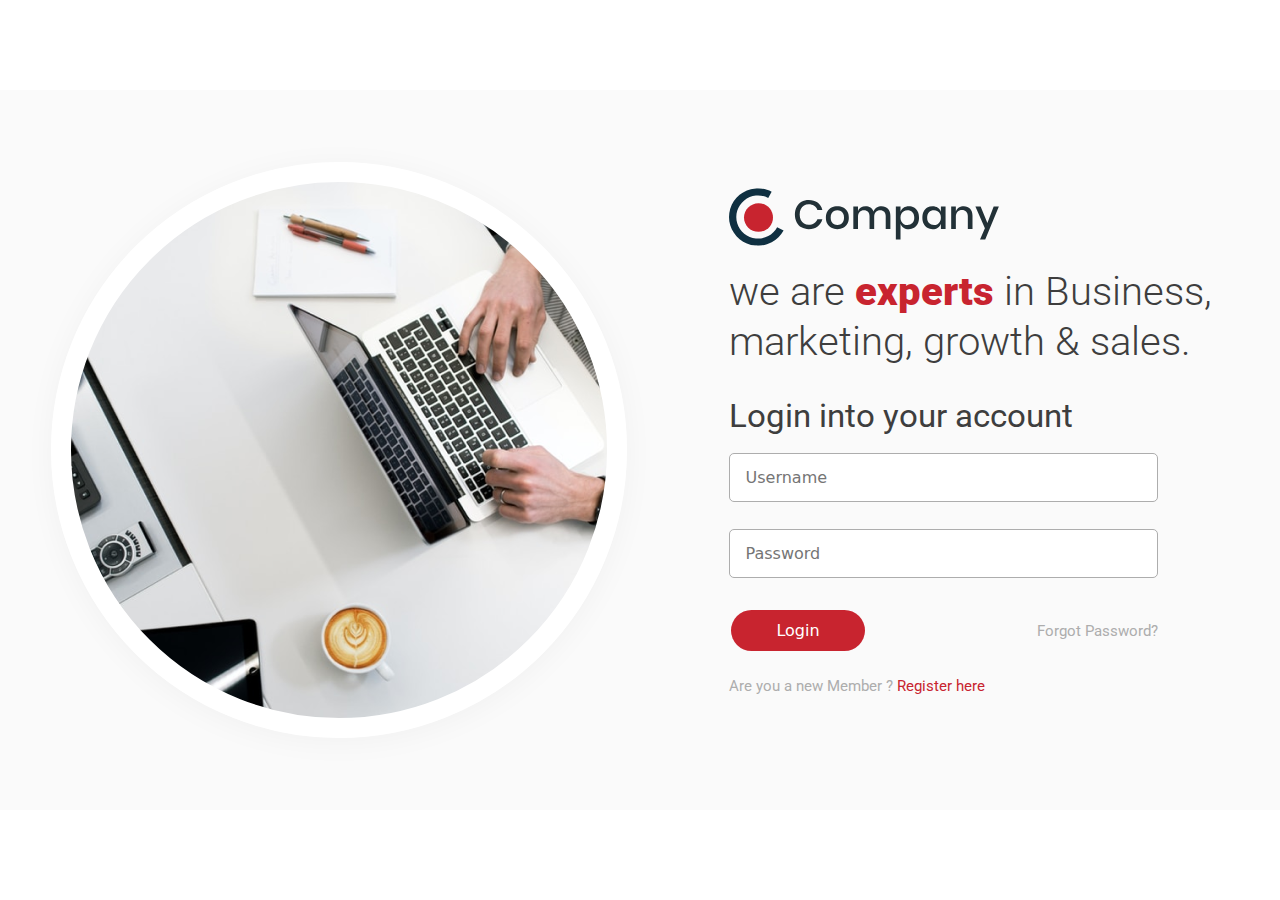
<file: HTML Training Assignment/index.html>
<!DOCTYPE html>
<html lang="en">
  <head>
    <meta charset="UTF-8" />
    <meta http-equiv="X-UA-Compatible" content="IE=edge" />
    <meta name="viewport" content="width=device-width, initial-scale=1.0" />
    <title>login page</title>
    <link href="./css/bootstrap.min.css" rel="stylesheet" />
    <link href="./css/style.css" rel="stylesheet" />
    <link
      rel="stylesheet"
      href="https://fonts.googleapis.com/css?family=Roboto"
    />
  </head>
  <body>
    <div class="login-page ">
      <div class="login-wrapper off-white-bg">
        <div class="image-wrapper">
          <div class="img"></div>
        </div>

        <div class="login-form">
          <div class="form-wrapper">
            <img class="company-logo" src="./images/header-logo.svg" />
            <h1 class="info-text">
              we are <span>experts</span> in Business, marketing, growth &
              sales.
            </h1>
            <p class="form-label">Login into your account</p>
            <div class="form">
              <input
                class="input-username"
                type="text"
                name=""
                id=""
                placeholder="Username"
              />
              <input
                class="input-password"
                type="password"
                name=""
                id=""
                placeholder="Password"
              />
              <div class="login-btn-wrapper">
                <button class="btn-login">
                  <span class="login-text">Login</span>
                </button>
                <p class="forgot-pwd">Forgot Password?</p>
              </div>

              <p class="register-link">
                Are you a new Member ? <span class="link">Register here</span>
              </p>
            </div>
          </div>
        </div>
      </div>
    </div>
  </body>
</html>
</file>
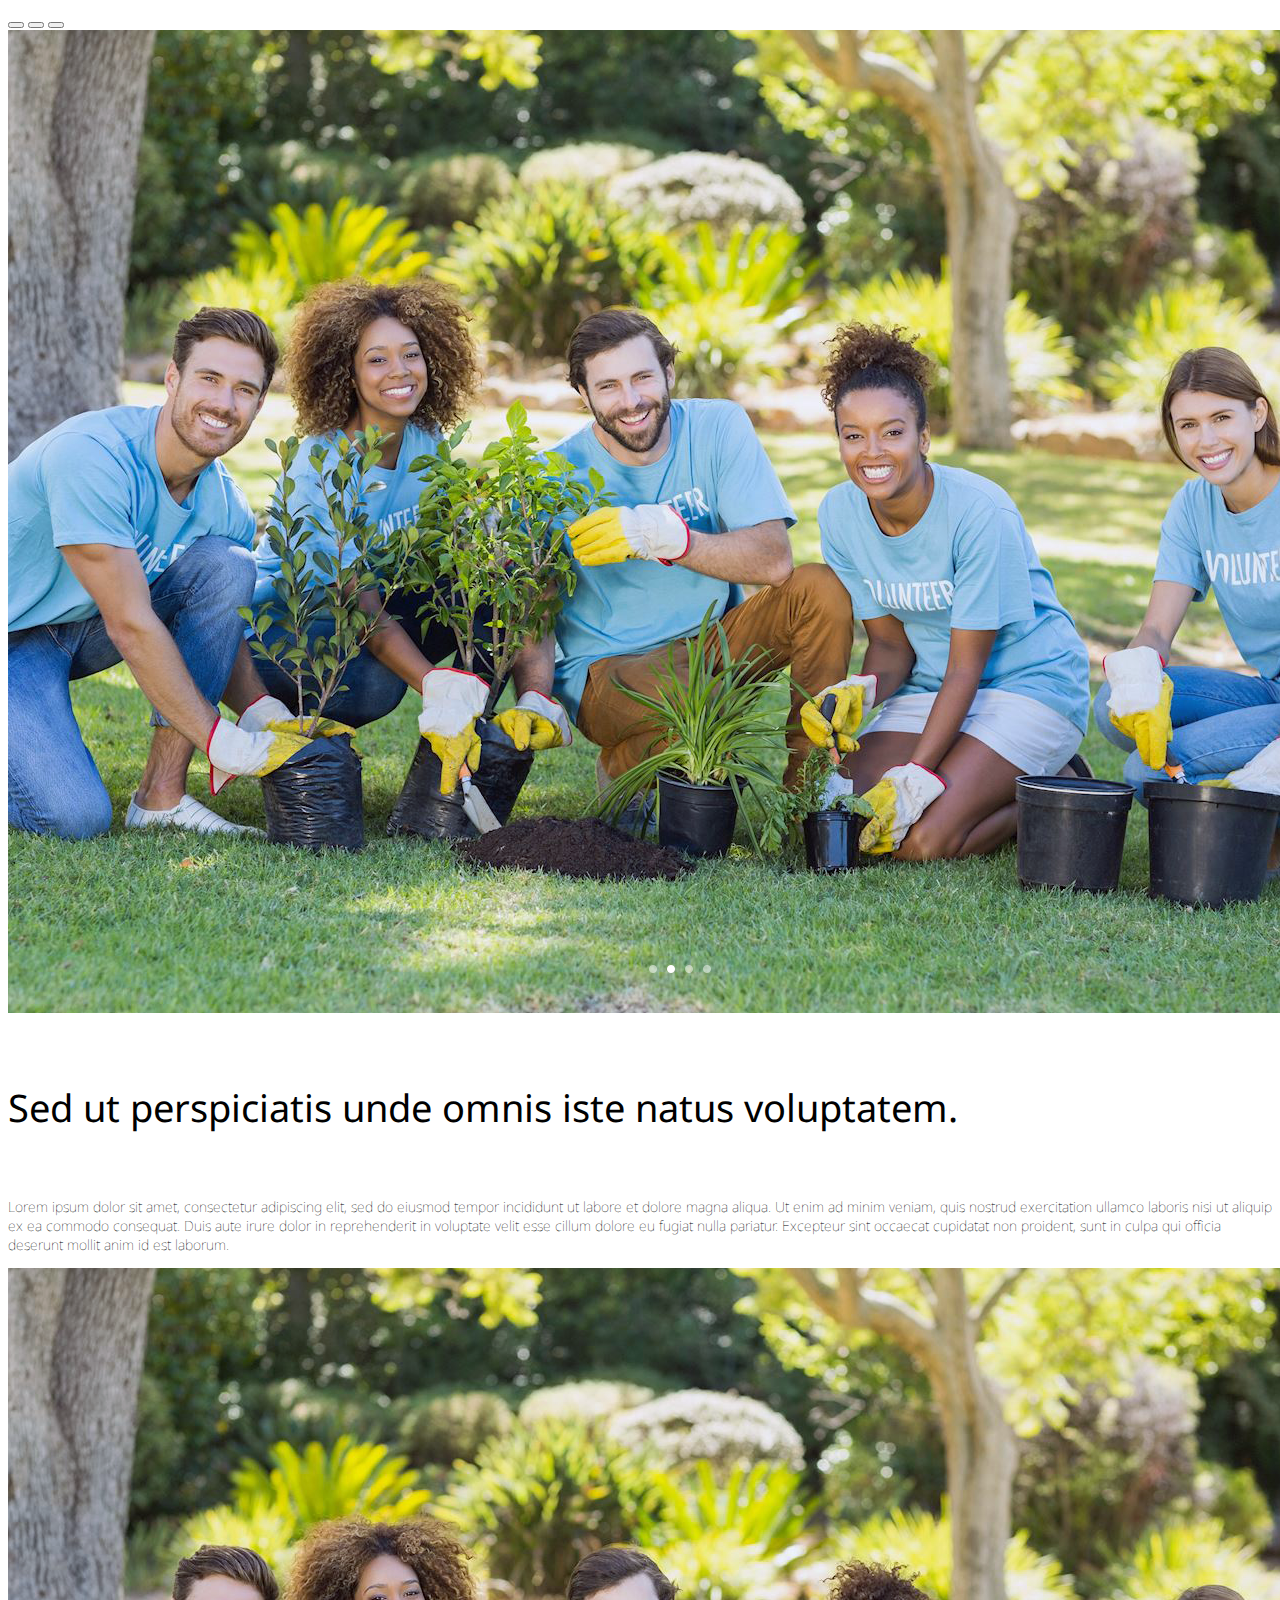
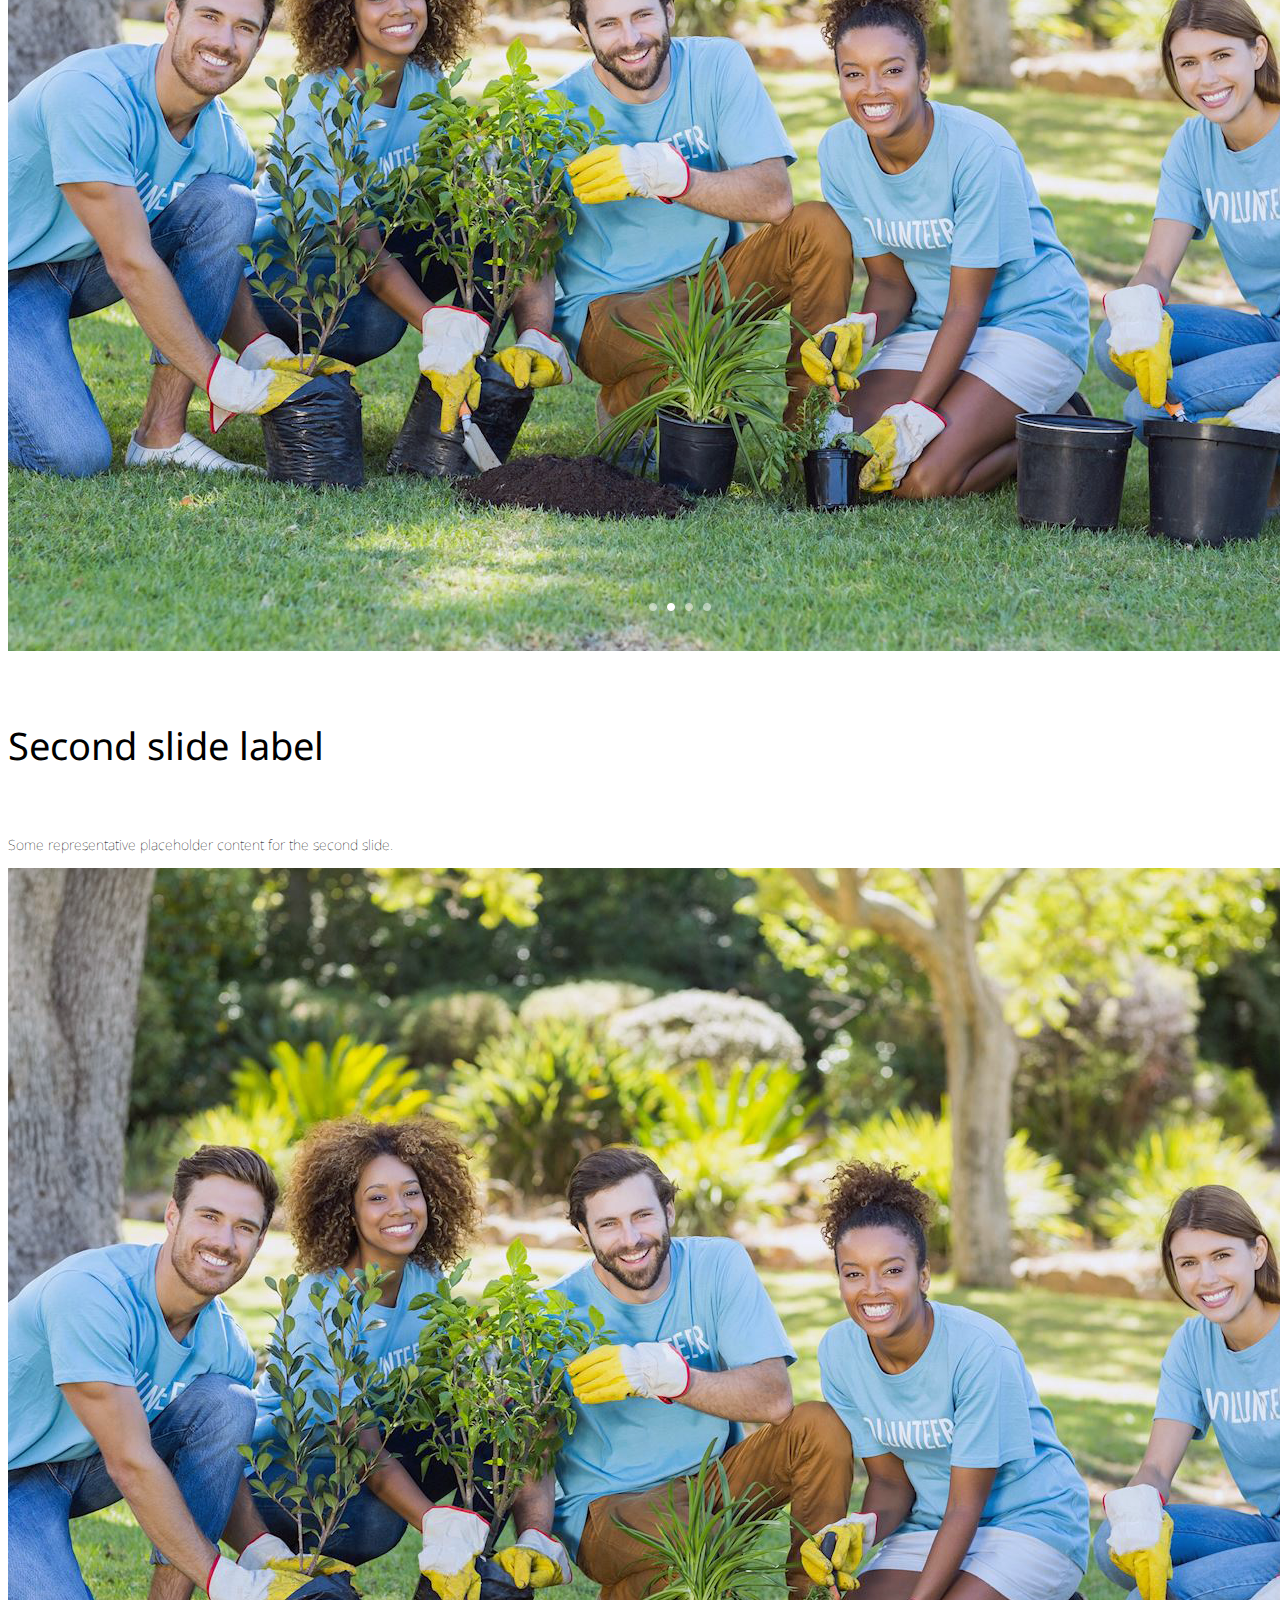
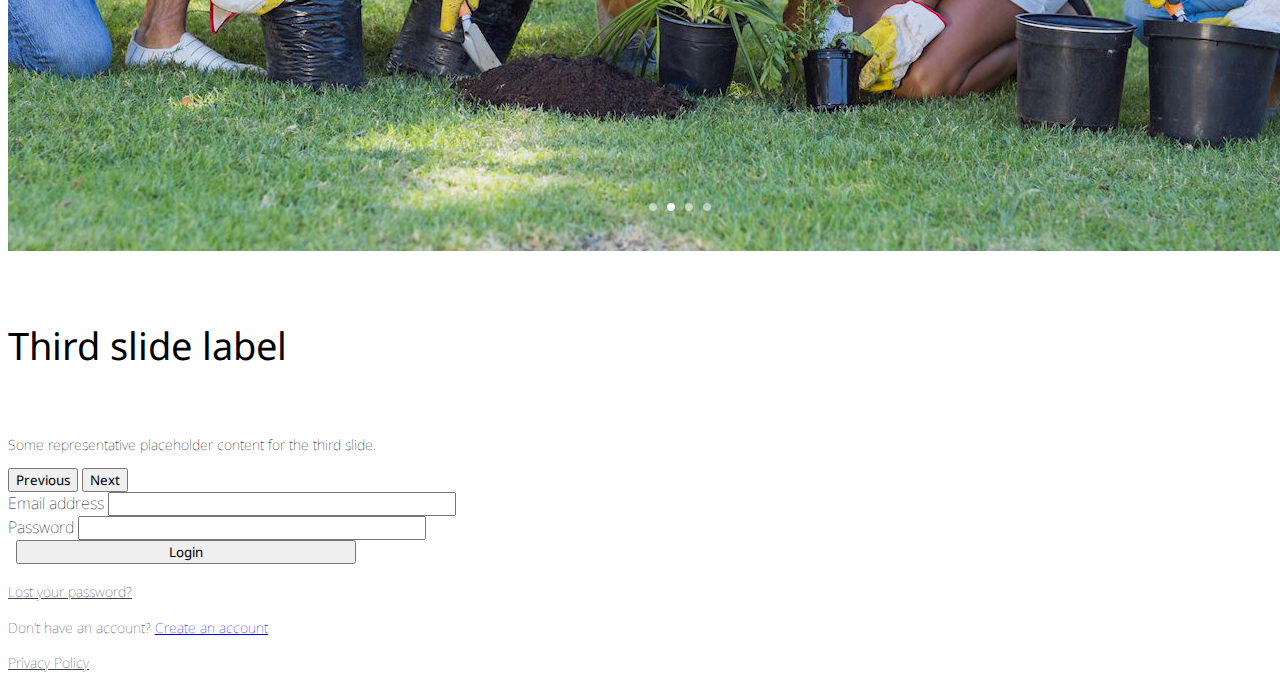
<file: CI platform/login.html>
<!DOCTYPE html>
<html lang="en">

<head>
  <meta charset="UTF-8">
  <meta name="viewport" content="width=device-width, initial-scale=1.0">
  <title>Login</title>
  <link href="https://cdn.jsdelivr.net/npm/bootstrap@5.0.2/dist/css/bootstrap.min.css" rel="stylesheet"
    integrity="sha384-EVSTQN3/azprG1Anm3QDgpJLIm9Nao0Yz1ztcQTwFspd3yD65VohhpuuCOmLASjC" crossorigin="anonymous">

  <link rel="preconnect" href="https://fonts.googleapis.com">
  <link rel="preconnect" href="https://fonts.gstatic.com" crossorigin>
  <link href="https://fonts.googleapis.com/css2?family=Noto+Sans:wght@200;300;400;500&display=swap" rel="stylesheet">

  <link rel="stylesheet" href="./css/style.css">
</head>

<body>

  <div class="main-login-container">

    <div class="main-login-container-wrapper row">

      <div class="col-lg-12 col-xl-8">
        <div id="carouselExampleCaptions" class="carousel slide m-auto">
          <div class="carousel-indicators">
            <button type="button" data-bs-target="#carouselExampleCaptions" data-bs-slide-to="0" class="active"
              aria-current="true" aria-label="Slide 1"></button>
            <button type="button" data-bs-target="#carouselExampleCaptions" data-bs-slide-to="1"
              aria-label="Slide 2"></button>
            <button type="button" data-bs-target="#carouselExampleCaptions" data-bs-slide-to="2"
              aria-label="Slide 3"></button>
          </div>
          <div class="carousel-inner">
            <div class="carousel-item active">
              <img src="./assets/Grow-Trees-On-the-path-to-environment-sustainability-login.png" class="d-block w-100"
                alt="...">
              <div class="carousel-caption d-none d-md-block text-start">
                <h5 class="carousel-caption-text-h5">Sed ut perspiciatis unde omnis iste natus voluptatem.</h5>
                <p class="carousel-caption-para">Lorem ipsum dolor sit amet, consectetur adipiscing elit, sed do eiusmod
                  tempor incididunt ut labore et dolore magna aliqua. Ut enim ad minim veniam, quis nostrud exercitation
                  ullamco laboris nisi ut aliquip ex ea commodo consequat. Duis aute irure dolor in reprehenderit in
                  voluptate velit esse cillum dolore eu fugiat nulla pariatur. Excepteur sint occaecat cupidatat non
                  proident, sunt in culpa qui officia deserunt mollit anim id est laborum.</p>
              </div>
            </div>
            <div class="carousel-item">
              <img src="./assets/Grow-Trees-On-the-path-to-environment-sustainability-login.png" class="d-block w-100"
                alt="...">
              <div class="carousel-caption d-none d-md-block">
                <h5 class="carousel-caption-text-h5">Second slide label</h5>
                <p class="carousel-caption-para">Some representative placeholder content for the second slide.</p>
              </div>
            </div>
            <div class="carousel-item">
              <img src="./assets/Grow-Trees-On-the-path-to-environment-sustainability-login.png" class="d-block w-100"
                alt="...">
              <div class="carousel-caption d-none d-md-block">
                <h5 class="carousel-caption-text-h5">Third slide label</h5>
                <p class="carousel-caption-para">Some representative placeholder content for the third slide.</p>
              </div>
            </div>
          </div>
          <button class="carousel-control-prev" type="button" data-bs-target="#carouselExampleCaptions"
            data-bs-slide="prev">
            <span class="carousel-control-prev-icon" aria-hidden="true"></span>
            <span class="visually-hidden">Previous</span>
          </button>
          <button class="carousel-control-next" type="button" data-bs-target="#carouselExampleCaptions"
            data-bs-slide="next">
            <span class="carousel-control-next-icon" aria-hidden="true"></span>
            <span class="visually-hidden">Next</span>
          </button>
        </div>
      </div>
      <div class="m-auto col-lg-12 col-xl-4">
        <div class="main-login-right-continer mx-4 d-flex flex-column justify-content-center mx-auto">
          <form class="" action="">
            <div class=" mb-3">
              <label for="exampleFormControlInput1" class="form-label login-form-label">Email address</label>
              <input type="email" class="form-control" id="exampleFormControlInput1" placeholder="">
            </div>
            <div class="password">
              <label for="exampleFormControlInput2" class="form-label login-form-label">Password</label>
              <input type="password" name="exampleFormControlInput2" class="form-control" id="">
            </div>
            <div class="submit">
              <label for="">&nbsp; </label>
              <button type="submit" class="form-control border rounded-pill border-warning text-warning">Login</button>
            </div>
            <div class="lost-password mt-3">
              <p class="text-center"><a href="lost-password.html" class=" text-decoration-none text-dark login-p-a">Lost your
                  password?</a></p>
            </div>
            <div class="new-account mt-3">
              <p class="text-center login-p-a">Don't have an account? <a class="text-decoration-none " href="registration.html">Create an
                  account</a></p>
            </div>
          </form>
          <div class="mt-5 text-center">
            <a href="" class="text-decoration-none text-center text-secondary privacy-policy login-p-a " id="">Privacy Policy</a>
          </div>
        </div>
      </div>

    </div>

  </div>
  <script src="https://cdn.jsdelivr.net/npm/bootstrap@5.0.2/dist/js/bootstrap.bundle.min.js"
    integrity="sha384-MrcW6ZMFYlzcLA8Nl+NtUVF0sA7MsXsP1UyJoMp4YLEuNSfAP+JcXn/tWtIaxVXM"
    crossorigin="anonymous"></script>
</body>

</html>
</file>
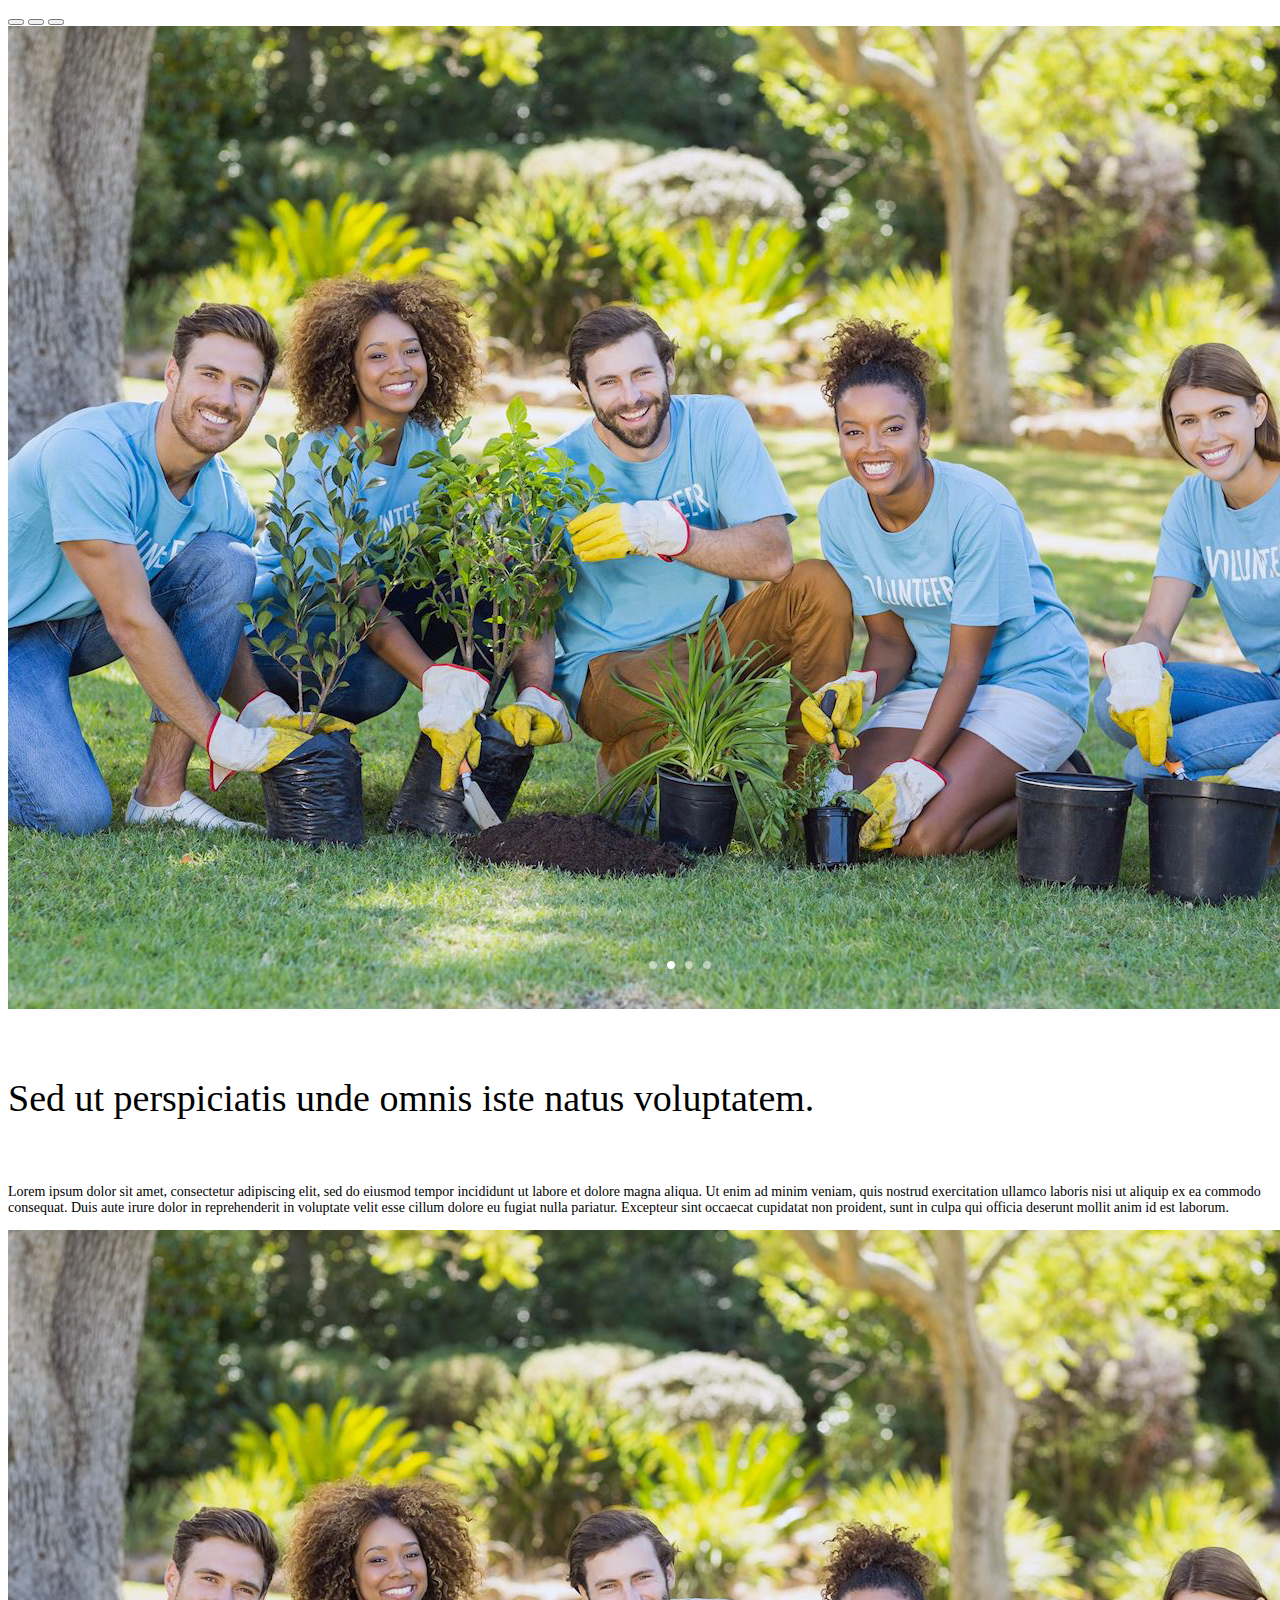
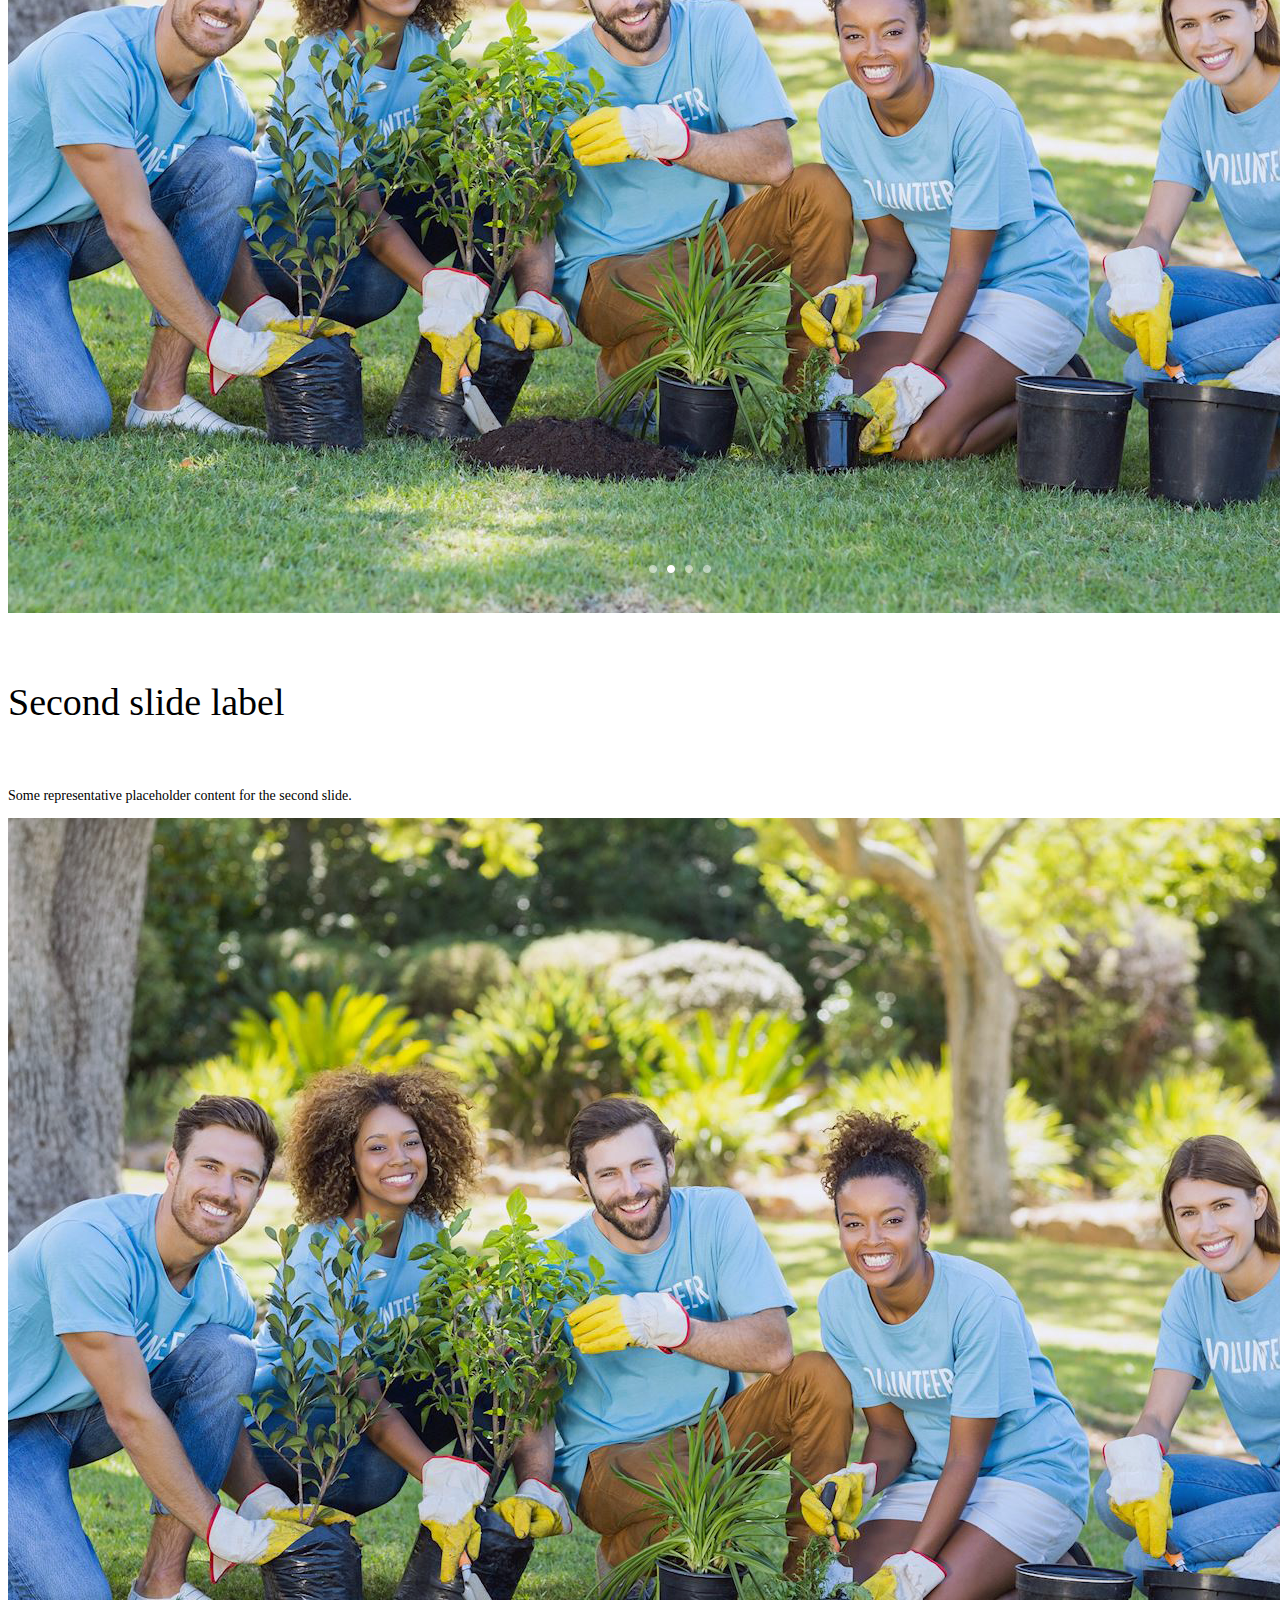
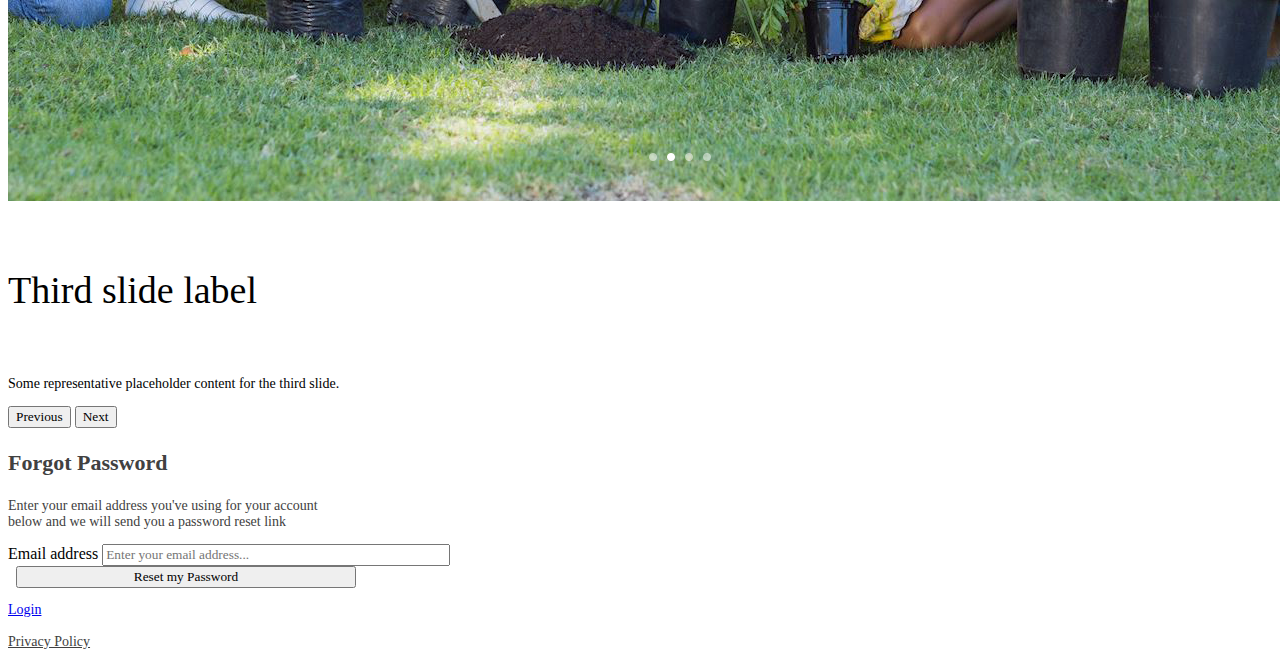
<file: CI platform/lost-password.html>
<!DOCTYPE html>
<html lang="en">

<head>
  <meta charset="UTF-8">
  <meta name="viewport" content="width=device-width, initial-scale=1.0">
  <title>Lost-Password</title>
  <link href="https://cdn.jsdelivr.net/npm/bootstrap@5.0.2/dist/css/bootstrap.min.css" rel="stylesheet"
    integrity="sha384-EVSTQN3/azprG1Anm3QDgpJLIm9Nao0Yz1ztcQTwFspd3yD65VohhpuuCOmLASjC" crossorigin="anonymous">

  <link rel="stylesheet" href="./css/style.css">
</head>

<body>
  <div class="main-login-container">
    <div class="main-login-container-wrapper row">

      <div class="col-lg-12 col-xl-8">
        <div id="carouselExampleCaptions" class="carousel slide m-auto">
          <div class="carousel-indicators">
            <button type="button" data-bs-target="#carouselExampleCaptions" data-bs-slide-to="0" class="active"
              aria-current="true" aria-label="Slide 1"></button>
            <button type="button" data-bs-target="#carouselExampleCaptions" data-bs-slide-to="1"
              aria-label="Slide 2"></button>
            <button type="button" data-bs-target="#carouselExampleCaptions" data-bs-slide-to="2"
              aria-label="Slide 3"></button>
          </div>
          <div class="carousel-inner">
            <div class="carousel-item active">
              <img src="./assets/Grow-Trees-On-the-path-to-environment-sustainability-login.png" class="d-block w-100"
                alt="...">
              <div class="carousel-caption d-none d-md-block text-start">
                <h5 class="carousel-caption-text-h5">Sed ut perspiciatis unde omnis iste natus voluptatem.</h5>
                <p class="carousel-caption-para">Lorem ipsum dolor sit amet, consectetur adipiscing elit, sed do eiusmod
                  tempor incididunt ut labore et dolore magna aliqua. Ut enim ad minim veniam, quis nostrud exercitation
                  ullamco laboris nisi ut aliquip ex ea commodo consequat. Duis aute irure dolor in reprehenderit in
                  voluptate velit esse cillum dolore eu fugiat nulla pariatur. Excepteur sint occaecat cupidatat non
                  proident, sunt in culpa qui officia deserunt mollit anim id est laborum.</p>
              </div>
            </div>
            <div class="carousel-item">
              <img src="./assets/Grow-Trees-On-the-path-to-environment-sustainability-login.png" class="d-block w-100"
                alt="...">
              <div class="carousel-caption d-none d-md-block">
                <h5 class="carousel-caption-text-h5">Second slide label</h5>
                <p class="carousel-caption-para">Some representative placeholder content for the second slide.</p>
              </div>
            </div>
            <div class="carousel-item">
              <img src="./assets/Grow-Trees-On-the-path-to-environment-sustainability-login.png" class="d-block w-100"
                alt="...">
              <div class="carousel-caption d-none d-md-block">
                <h5 class="carousel-caption-text-h5">Third slide label</h5>
                <p class="carousel-caption-para">Some representative placeholder content for the third slide.</p>
              </div>
            </div>
          </div>
          <button class="carousel-control-prev" type="button" data-bs-target="#carouselExampleCaptions"
            data-bs-slide="prev">
            <span class="carousel-control-prev-icon" aria-hidden="true"></span>
            <span class="visually-hidden">Previous</span>
          </button>
          <button class="carousel-control-next" type="button" data-bs-target="#carouselExampleCaptions"
            data-bs-slide="next">
            <span class="carousel-control-next-icon" aria-hidden="true"></span>
            <span class="visually-hidden">Next</span>
          </button>
        </div>
      </div>

      <div class="m-auto col-lg-12 col-xl-4">
        <div class="main-login-right-continer mx-4 d-flex flex-column justify-content-center">
          <form class="" action="">
            <div class="forgot-password-instruction text-center">
              <h3 class="text-secondary lost-password-forgot-header">Forgot Password</h3>
              <p class="text-secondary lost-password-forgot-header-caption">Enter your email address you've using for
                your account below and we will send you a password reset link</p>
            </div>
            <div class=" mb-3">
              <label for="exampleFormControlInput1" class="form-label" id="forgot-password-email-label">Email
                address</label>
              <input type="email" class="form-control" id="exampleFormControlInput1"
                placeholder="Enter your email address...">
            </div>
            <div class="submit">
              <label for="">&nbsp; </label>
              <button type="submit" class="form-control border rounded-pill border-warning text-warning">Reset my
                Password</button>
            </div>
            <div class="lost-password mt-3">
              <p class="text-center login-p-a"><a href="login.html" class=" text-decoration-none text-dark">Login</a></p>
            </div>

          </form>
          <div class="mt-5 text-center">
            <a href="" class="text-decoration-none text-center text-secondary privacy-policy login-p-a " id="">Privacy Policy</a>
          </div>
        </div>
      </div>

    </div>

  </div>
  <script src="https://cdn.jsdelivr.net/npm/bootstrap@5.0.2/dist/js/bootstrap.bundle.min.js"
    integrity="sha384-MrcW6ZMFYlzcLA8Nl+NtUVF0sA7MsXsP1UyJoMp4YLEuNSfAP+JcXn/tWtIaxVXM"
    crossorigin="anonymous"></script>
</body>

</html>
</file>
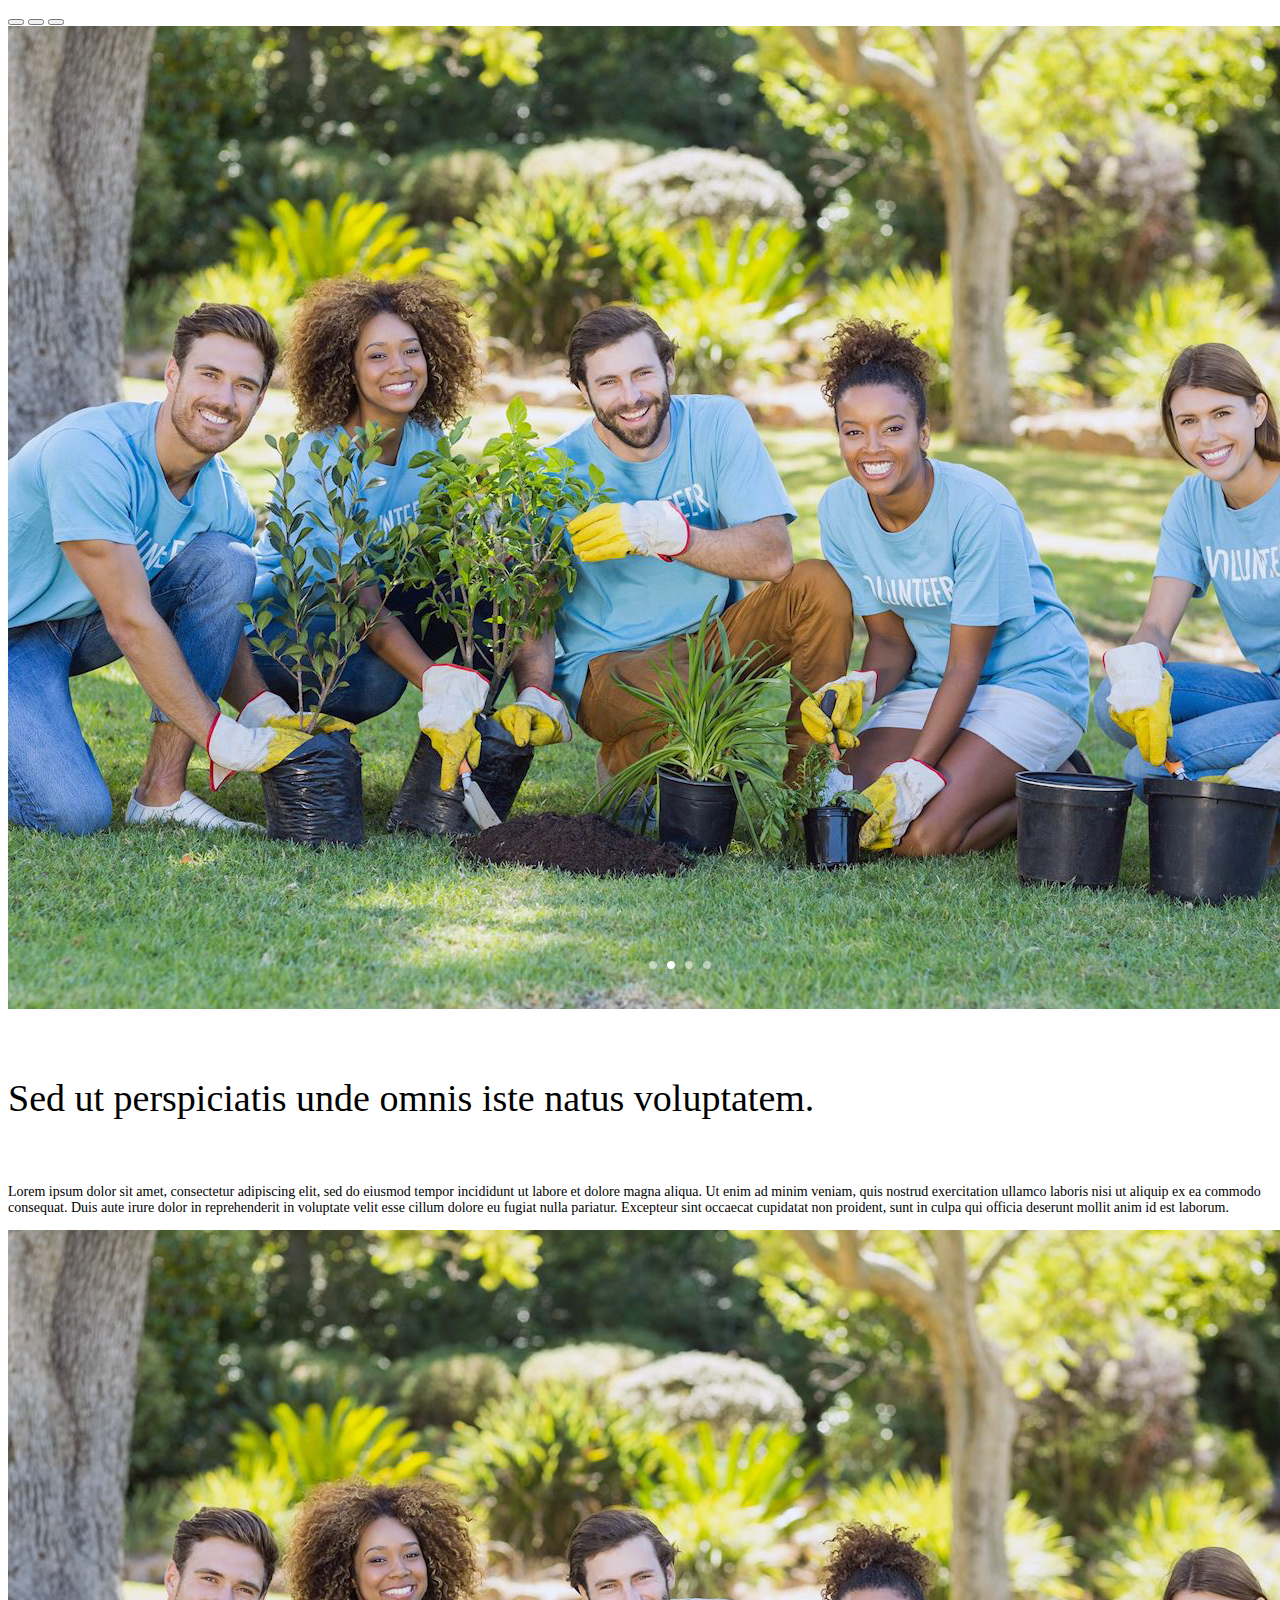
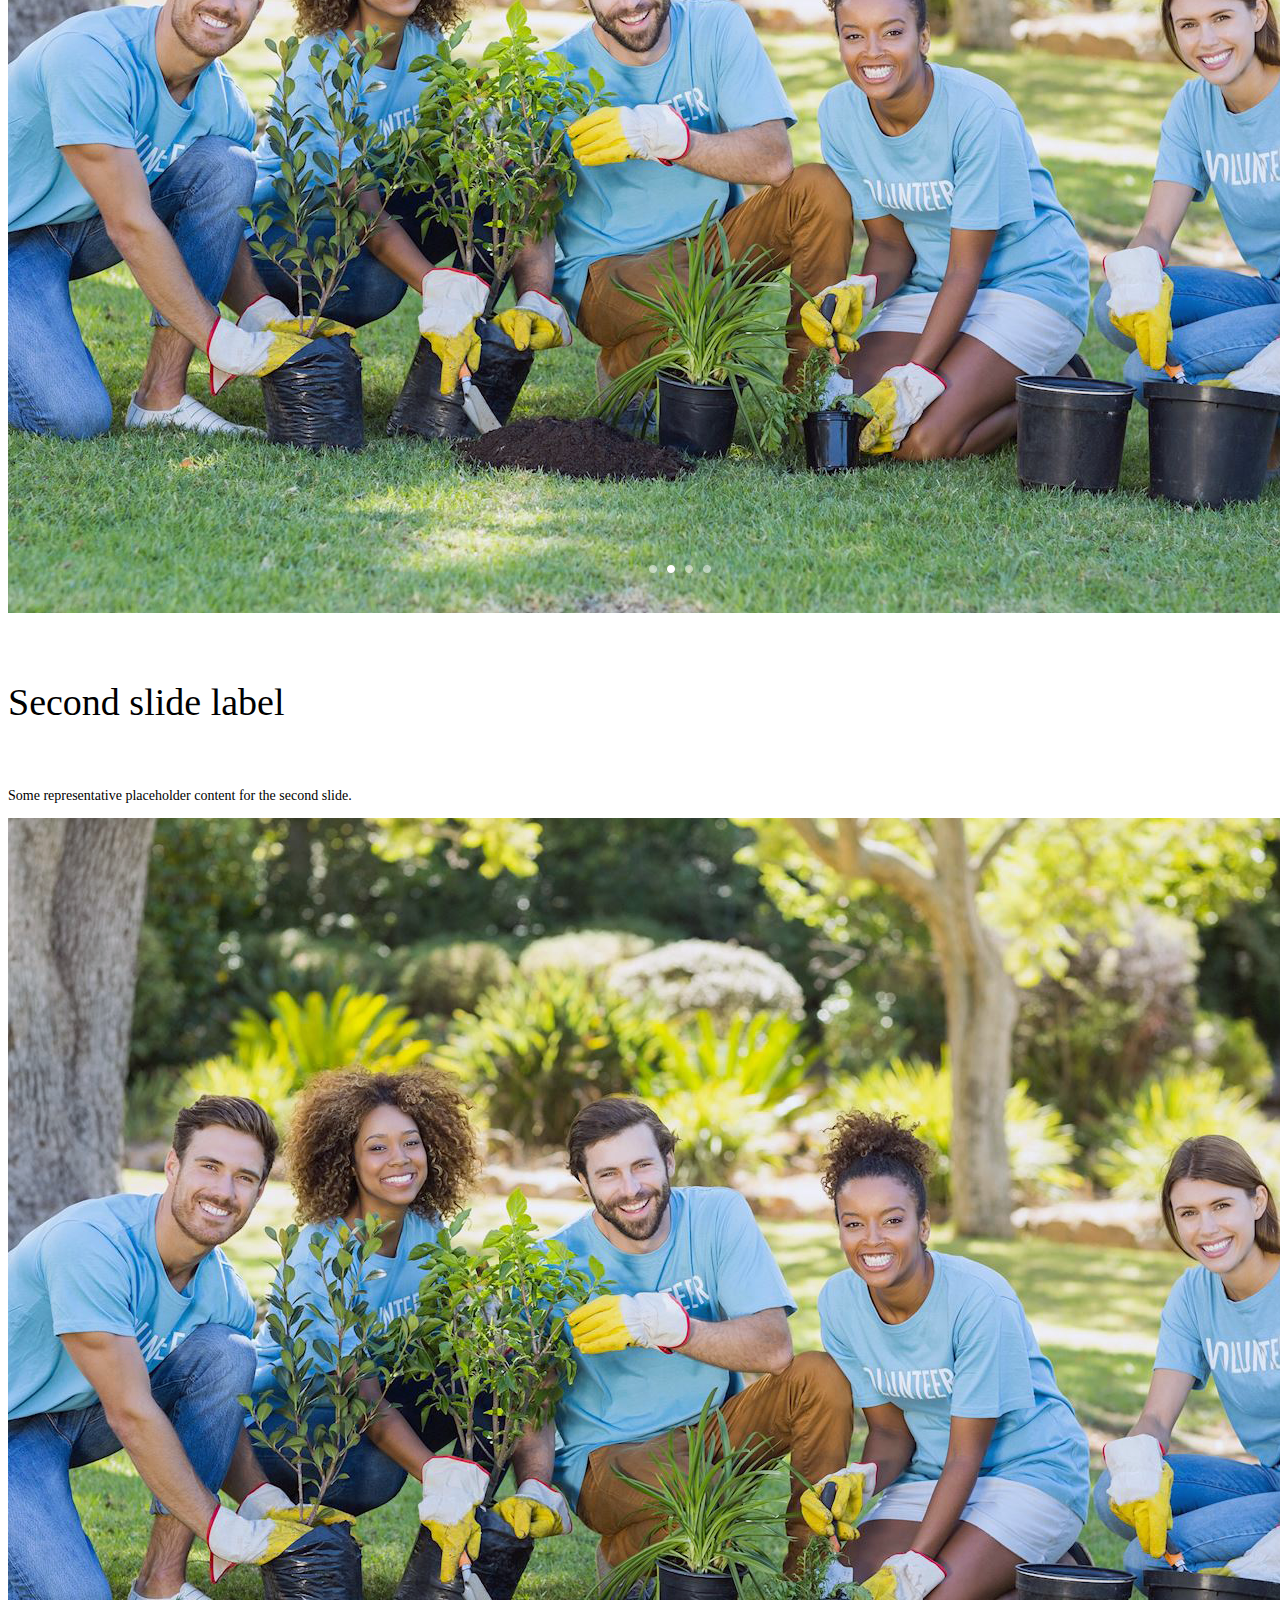
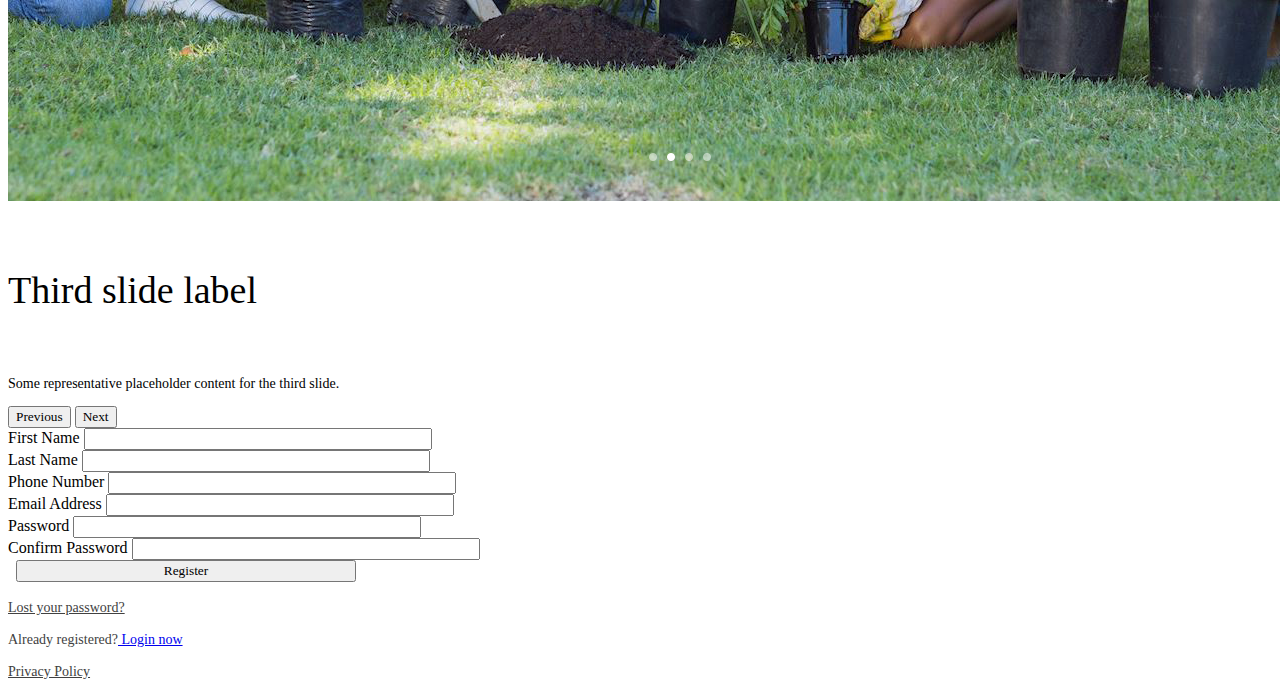
<file: CI platform/registration.html>
<!DOCTYPE html>
<html lang="en">

<head>
    <meta charset="UTF-8">
    <meta name="viewport" content="width=device-width, initial-scale=1.0">
    <title>Registration</title>
    <link href="https://cdn.jsdelivr.net/npm/bootstrap@5.0.2/dist/css/bootstrap.min.css" rel="stylesheet"
        integrity="sha384-EVSTQN3/azprG1Anm3QDgpJLIm9Nao0Yz1ztcQTwFspd3yD65VohhpuuCOmLASjC" crossorigin="anonymous">

    <link rel="stylesheet" href="./css/style.css">
</head>

<body>
    <div class="main-login-container">
        <div class="main-login-container-wrapper row">

            <div class="col-lg-12 col-xl-8">
                <div id="carouselExampleCaptions" class="carousel slide m-auto">
                    <div class="carousel-indicators">
                        <button type="button" data-bs-target="#carouselExampleCaptions" data-bs-slide-to="0"
                            class="active" aria-current="true" aria-label="Slide 1"></button>
                        <button type="button" data-bs-target="#carouselExampleCaptions" data-bs-slide-to="1"
                            aria-label="Slide 2"></button>
                        <button type="button" data-bs-target="#carouselExampleCaptions" data-bs-slide-to="2"
                            aria-label="Slide 3"></button>
                    </div>
                    <div class="carousel-inner">
                        <div class="carousel-item active">
                            <img src="./assets/Grow-Trees-On-the-path-to-environment-sustainability-login.png"
                                class="d-block w-100" alt="...">
                            <div class="carousel-caption d-none d-md-block text-start">
                                <h5 class="carousel-caption-text-h5">Sed ut perspiciatis unde omnis iste natus
                                    voluptatem.</h5>
                                <p class="carousel-caption-para">Lorem ipsum dolor sit amet, consectetur adipiscing
                                    elit, sed do eiusmod
                                    tempor incididunt ut labore et dolore magna aliqua. Ut enim ad minim veniam, quis
                                    nostrud exercitation
                                    ullamco laboris nisi ut aliquip ex ea commodo consequat. Duis aute irure dolor in
                                    reprehenderit in
                                    voluptate velit esse cillum dolore eu fugiat nulla pariatur. Excepteur sint occaecat
                                    cupidatat non
                                    proident, sunt in culpa qui officia deserunt mollit anim id est laborum.</p>
                            </div>
                        </div>
                        <div class="carousel-item">
                            <img src="./assets/Grow-Trees-On-the-path-to-environment-sustainability-login.png"
                                class="d-block w-100" alt="...">
                            <div class="carousel-caption d-none d-md-block">
                                <h5 class="carousel-caption-text-h5">Second slide label</h5>
                                <p class="carousel-caption-para">Some representative placeholder content for the second
                                    slide.</p>
                            </div>
                        </div>
                        <div class="carousel-item">
                            <img src="./assets/Grow-Trees-On-the-path-to-environment-sustainability-login.png"
                                class="d-block w-100" alt="...">
                            <div class="carousel-caption d-none d-md-block">
                                <h5 class="carousel-caption-text-h5">Third slide label</h5>
                                <p class="carousel-caption-para">Some representative placeholder content for the third
                                    slide.</p>
                            </div>
                        </div>
                    </div>
                    <button class="carousel-control-prev" type="button" data-bs-target="#carouselExampleCaptions"
                        data-bs-slide="prev">
                        <span class="carousel-control-prev-icon" aria-hidden="true"></span>
                        <span class="visually-hidden">Previous</span>
                    </button>
                    <button class="carousel-control-next" type="button" data-bs-target="#carouselExampleCaptions"
                        data-bs-slide="next">
                        <span class="carousel-control-next-icon" aria-hidden="true"></span>
                        <span class="visually-hidden">Next</span>
                    </button>
                </div>
            </div>

            <div class="m-auto col-lg-12 col-xl-4">
                <div class="main-login-right-continer mx-4 d-flex flex-column justify-content-center">
                    <form class="" action="">
                        <div class=" mb-3">
                            <label for="exampleFormControlInput1" class="form-label"
                                id="forgot-password-email-label">First Name</label>
                            <input type="text" class="form-control" id="exampleFormControlInput1">
                        </div>
                        <div class=" mb-3">
                            <label for="exampleFormControlInput2" class="form-label"
                                id="forgot-password-email-label">Last Name</label>
                            <input type="text" class="form-control" id="exampleFormControlInput2">
                        </div>
                        <div class=" mb-3">
                            <label for="exampleFormControlInput3" class="form-label"
                                id="forgot-password-email-label">Phone Number</label>
                            <input type="tel" class="form-control" id="exampleFormControlInput3">
                        </div>
                        <div class=" mb-3">
                            <label for="exampleFormControlInput4" class="form-label"
                                id="forgot-password-email-label">Email Address</label>
                            <input type="email" class="form-control" id="exampleFormControlInput4">
                        </div>
                        <div class=" mb-3">
                            <label for="exampleFormControlInput5" class="form-label"
                                id="forgot-password-email-label">Password</label>
                            <input type="password" class="form-control" id="exampleFormControlInput5">
                        </div>
                        <div class=" mb-3">
                            <label for="exampleFormControlInput6" class="form-label"
                                id="forgot-password-email-label">Confirm Password</label>
                            <input type="password" class="form-control" id="exampleFormControlInput6">
                        </div>
                        <div class="submit">
                            <label for="">&nbsp; </label>
                            <button type="submit"
                                class="form-control border rounded-pill border-warning text-warning">Register</button>
                        </div>
                        <div class="lost-password mt-3">
                            <p class="text-center"><a href="reset-password.html" class=" text-decoration-none text-dark login-p-a">Lost your
                                password?</a></p>
                          </div>
                          <div class="new-account mt-3">
                            <p class="text-center login-p-a">Already registered?<a class="text-decoration-none " href="login.html">&nbsp;Login now</a></p>
                          </div>

                    </form>
                    <div class="mt-5 text-center">
                        <a href="" class="text-decoration-none text-center text-secondary privacy-policy login-p-a " id="">Privacy Policy</a>
                      </div>
                    </div>
            </div>


        </div>

    </div>
    <script src="https://cdn.jsdelivr.net/npm/bootstrap@5.0.2/dist/js/bootstrap.bundle.min.js"
        integrity="sha384-MrcW6ZMFYlzcLA8Nl+NtUVF0sA7MsXsP1UyJoMp4YLEuNSfAP+JcXn/tWtIaxVXM"
        crossorigin="anonymous"></script>
</body>

</html>
</file>
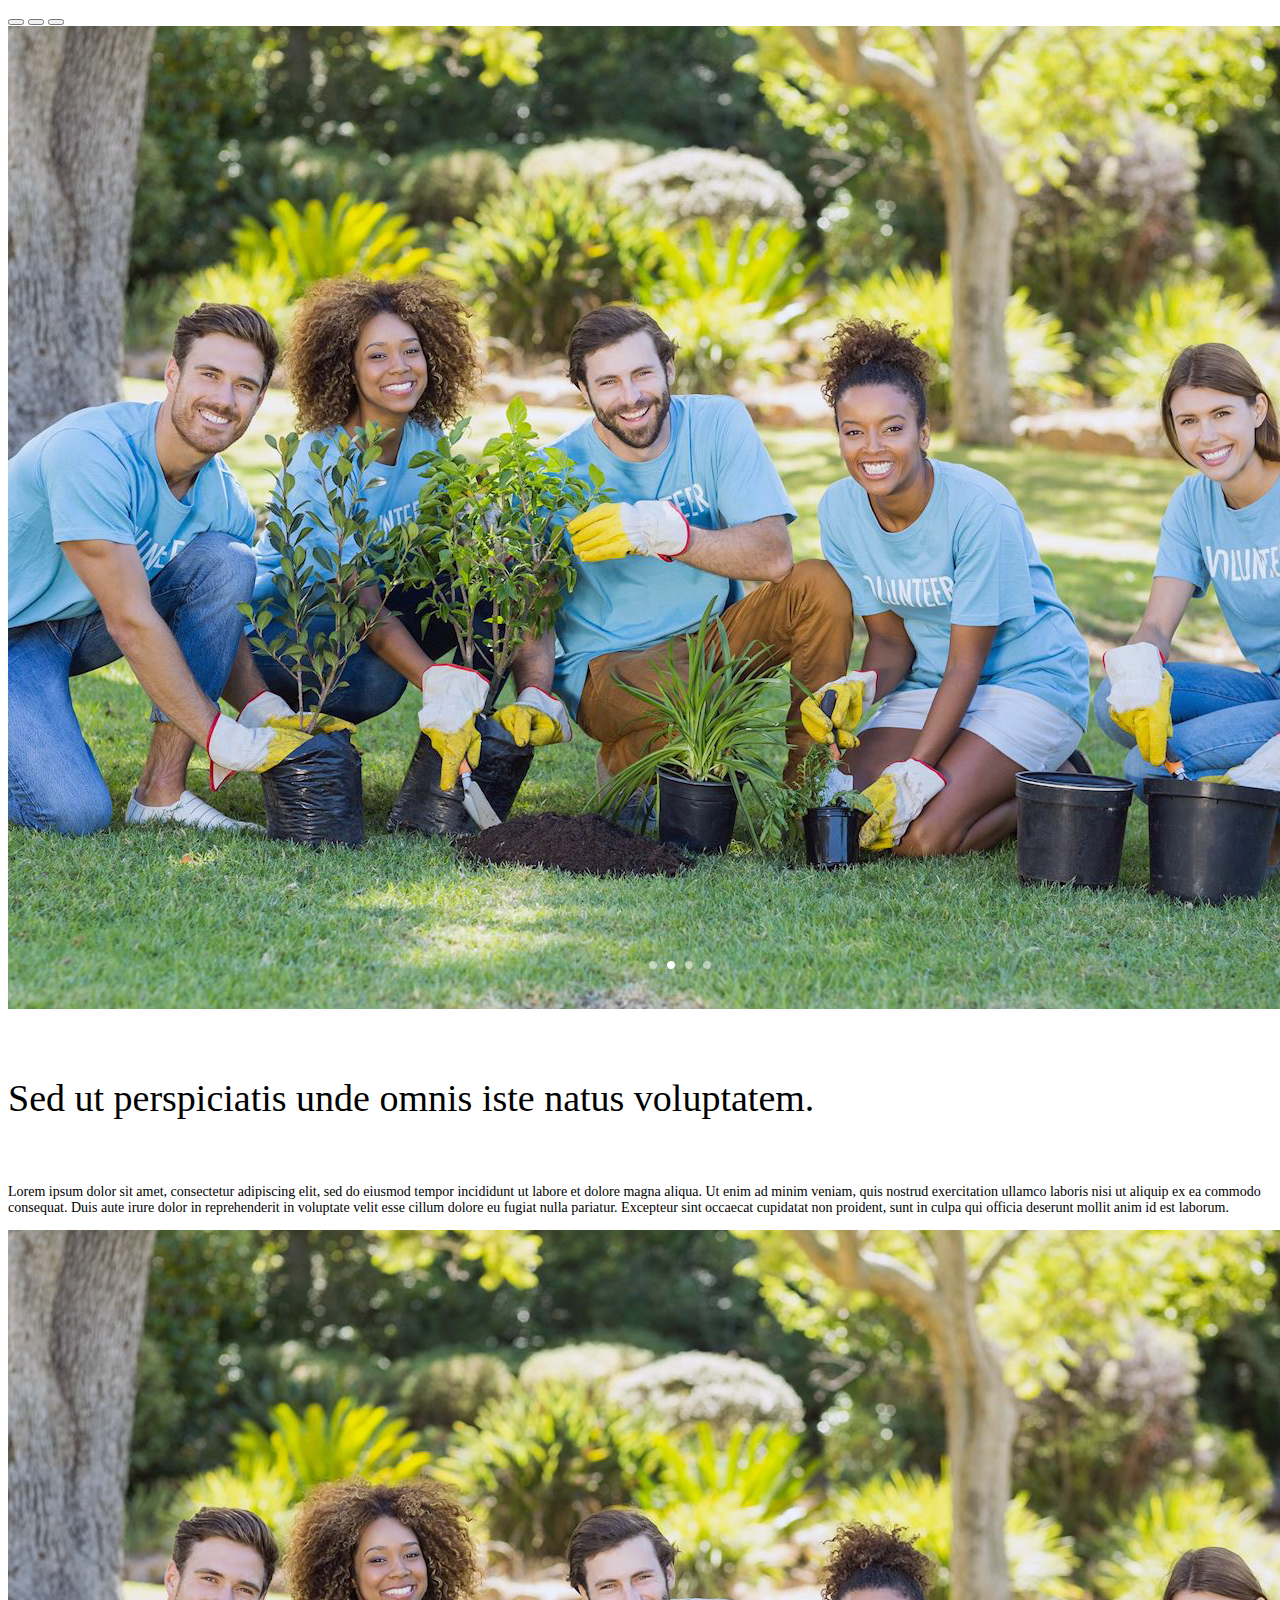
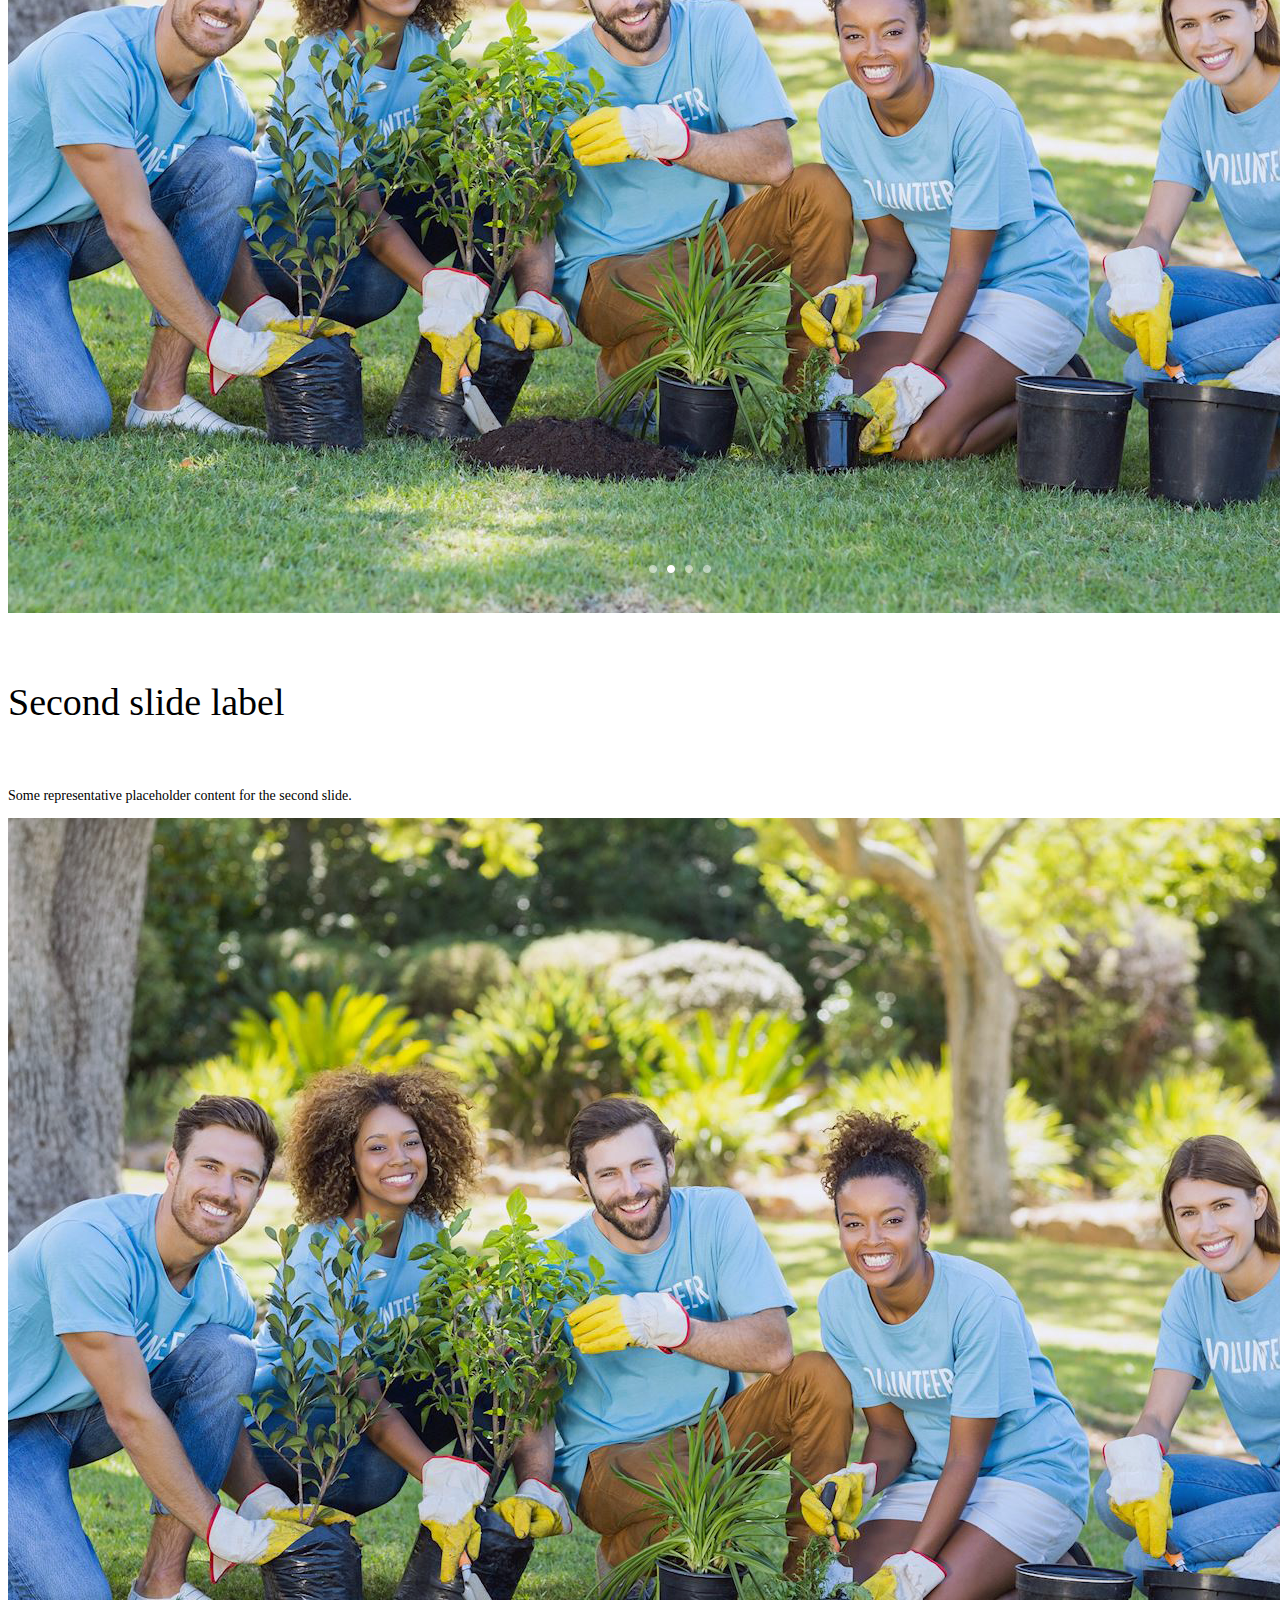
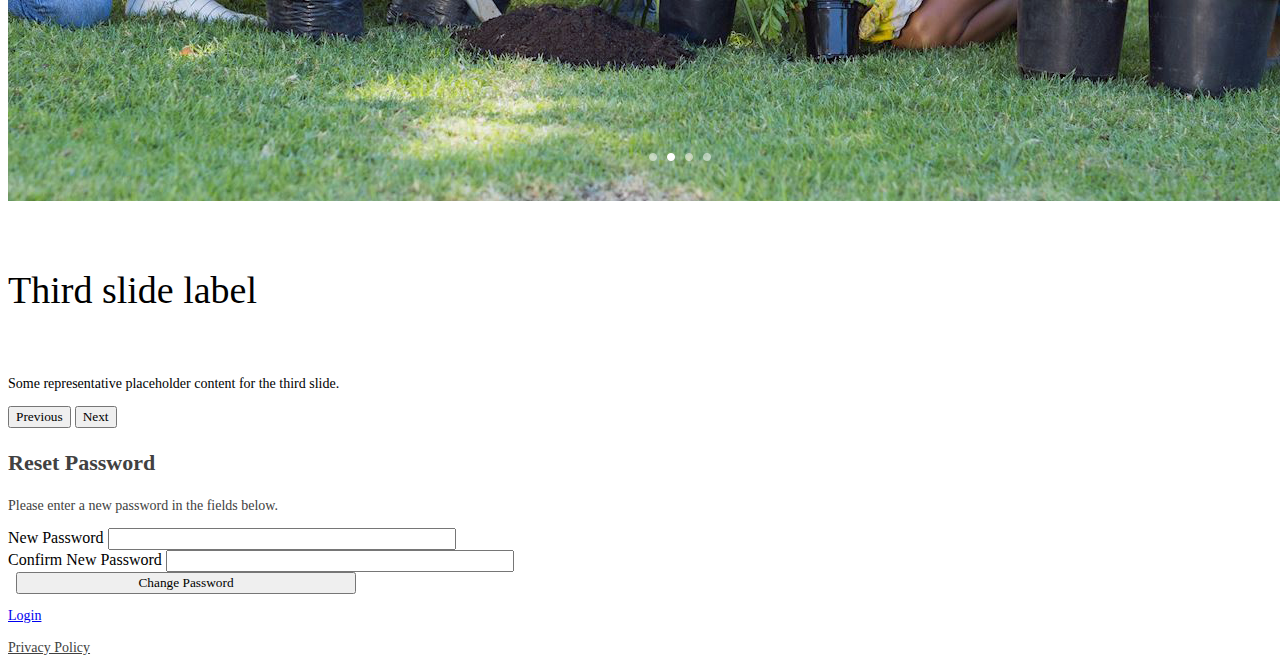
<file: CI platform/reset-password.html>
<!DOCTYPE html>
<html lang="en">

<head>
  <meta charset="UTF-8">
  <meta name="viewport" content="width=device-width, initial-scale=1.0">
  <title>Reset-Password</title>
  <link href="https://cdn.jsdelivr.net/npm/bootstrap@5.0.2/dist/css/bootstrap.min.css" rel="stylesheet"
    integrity="sha384-EVSTQN3/azprG1Anm3QDgpJLIm9Nao0Yz1ztcQTwFspd3yD65VohhpuuCOmLASjC" crossorigin="anonymous">

  <link rel="stylesheet" href="./css/style.css">
</head>

<body>
  <div class="main-login-container">
    <div class="main-login-container-wrapper row">

      <div class="col-lg-12 col-xl-8">
        <div id="carouselExampleCaptions" class="carousel slide m-auto">
          <div class="carousel-indicators">
            <button type="button" data-bs-target="#carouselExampleCaptions" data-bs-slide-to="0" class="active"
              aria-current="true" aria-label="Slide 1"></button>
            <button type="button" data-bs-target="#carouselExampleCaptions" data-bs-slide-to="1"
              aria-label="Slide 2"></button>
            <button type="button" data-bs-target="#carouselExampleCaptions" data-bs-slide-to="2"
              aria-label="Slide 3"></button>
          </div>
          <div class="carousel-inner">
            <div class="carousel-item active">
              <img src="./assets/Grow-Trees-On-the-path-to-environment-sustainability-login.png" class="d-block w-100"
                alt="...">
              <div class="carousel-caption d-none d-md-block text-start">
                <h5 class="carousel-caption-text-h5">Sed ut perspiciatis unde omnis iste natus voluptatem.</h5>
                <p class="carousel-caption-para">Lorem ipsum dolor sit amet, consectetur adipiscing elit, sed do eiusmod
                  tempor incididunt ut labore et dolore magna aliqua. Ut enim ad minim veniam, quis nostrud exercitation
                  ullamco laboris nisi ut aliquip ex ea commodo consequat. Duis aute irure dolor in reprehenderit in
                  voluptate velit esse cillum dolore eu fugiat nulla pariatur. Excepteur sint occaecat cupidatat non
                  proident, sunt in culpa qui officia deserunt mollit anim id est laborum.</p>
              </div>
            </div>
            <div class="carousel-item">
              <img src="./assets/Grow-Trees-On-the-path-to-environment-sustainability-login.png" class="d-block w-100"
                alt="...">
              <div class="carousel-caption d-none d-md-block">
                <h5 class="carousel-caption-text-h5">Second slide label</h5>
                <p class="carousel-caption-para">Some representative placeholder content for the second slide.</p>
              </div>
            </div>
            <div class="carousel-item">
              <img src="./assets/Grow-Trees-On-the-path-to-environment-sustainability-login.png" class="d-block w-100"
                alt="...">
              <div class="carousel-caption d-none d-md-block">
                <h5 class="carousel-caption-text-h5">Third slide label</h5>
                <p class="carousel-caption-para">Some representative placeholder content for the third slide.</p>
              </div>
            </div>
          </div>
          <button class="carousel-control-prev" type="button" data-bs-target="#carouselExampleCaptions"
            data-bs-slide="prev">
            <span class="carousel-control-prev-icon" aria-hidden="true"></span>
            <span class="visually-hidden">Previous</span>
          </button>
          <button class="carousel-control-next" type="button" data-bs-target="#carouselExampleCaptions"
            data-bs-slide="next">
            <span class="carousel-control-next-icon" aria-hidden="true"></span>
            <span class="visually-hidden">Next</span>
          </button>
        </div>
      </div>

      <div class="m-auto col-lg-12 col-xl-4">
        <div class="main-login-right-continer mx-4 d-flex flex-column justify-content-center">
          <form class="" action="">
            <div class="forgot-password-instruction text-center">
              <h3 class="text-secondary lost-password-forgot-header">Reset Password</h3>
              <p class="text-secondary lost-password-forgot-header-caption">Please enter a new password in the fields
                below.</p>
            </div>
            <div class=" mb-3">
              <label for="exampleFormControlInput1" class="form-label" id="forgot-password-email-label">New
                Password</label>
              <input type="password" class="form-control" id="exampleFormControlInput1">
            </div>
            <div class=" mb-3">
              <label for="exampleFormControlInput1" class="form-label" id="forgot-password-email-label">Confirm New
                Password</label>
              <input type="password" class="form-control" id="exampleFormControlInput1">
            </div>
            <div class="submit">
              <label for="">&nbsp; </label>
              <button type="submit" class="form-control border rounded-pill border-warning text-warning">Change
                Password</button>
            </div>
            <div class="lost-password mt-3">
              <p class="text-center login-p-a"><a href="login.html" class=" text-decoration-none text-dark">Login</a></p>
            </div>

          </form>
          <div class="mt-5 text-center">
            <a href="" class="text-decoration-none text-center text-secondary privacy-policy login-p-a " id="">Privacy Policy</a>
          </div>
        </div>
      </div>


    </div>

  </div>
  <script src="https://cdn.jsdelivr.net/npm/bootstrap@5.0.2/dist/js/bootstrap.bundle.min.js"
    integrity="sha384-MrcW6ZMFYlzcLA8Nl+NtUVF0sA7MsXsP1UyJoMp4YLEuNSfAP+JcXn/tWtIaxVXM"
    crossorigin="anonymous"></script>
</body>

</html>
</file>
<file: HTML Training Assignment/css/style.css>
* {
  opacity: 1;
  margin: 0px;
  padding: 0px;
}
.off-white-bg {
  background: #fafafa 0% 0% no-repeat padding-box;
}
.white-bg {
  background: #ffffff 0% 0% no-repeat padding-box;
}

.login-page {
  height: 100vh;
  width: 100%;
  display: flex;
  align-items: center;
  justify-content: center;
}
.login-wrapper {
  width: 1560px;
  height: 720px;
  display: flex;
  align-items: center;
  justify-content: space-around;
}
.image-wrapper {
  display: flex;
  align-items: center;
  justify-content: center;
}
.img {
  width: 576px;
  height: 576px;
  border-radius: 50%;
  background: url("../images/hero-image.png");
  box-shadow: 0px 4px 31px #0000000a;
  border: 20px solid #ffffff;
  opacity: 1;
}
.login-form {
  display: flex;
  align-items: center;
  justify-content: center;
  /* margin-left: 162px; */
}
.form-wrapper {
  display: flex;
  flex-direction: column;
  justify-content: start;
}
.company-logo {
  width: 272px;
  height: 58px;
  margin-bottom: 19.17px;
}
.info-text {
  width: 500px;
  height: 100px;
  text-align: left;
  font: normal normal 300 40px/47px Roboto;
  letter-spacing: 0px;
  color: #3e3e3e;
  margin-bottom: 31.17px;
}
.info-text span {
  font: normal normal 900 40px/53px Roboto;
  letter-spacing: 0px;
  color: #c8242f;
}
.form-label {
  /* width: 260px; */
  height: 33px;
  text-align: left;
  font: normal normal normal 33px Roboto;
  letter-spacing: 0px;
  color: #3e3e3e;
  margin-bottom: 23.45px;
}
.form {
  display: flex;
  flex-direction: column;
  width: 429px;
}
.input-username {
  height: 49px;
  background: #ffffff 0% 0% no-repeat padding-box;
  border: 1px solid #adadad;
  border-radius: 5px;
  padding: 0px 14.5px 0px 15.5px;
  margin-bottom: 27px;
}
.input-password {
  height: 49px;
  background: #ffffff 0% 0% no-repeat padding-box;
  border: 1px solid #adadad;
  border-radius: 5px;
  padding: 0px 14.5px 0px 15.5px;
  margin-bottom: 30.5px;
}
.login-btn-wrapper {
  display: flex;
  justify-content: space-between;
  margin-bottom: 23.13px;
}
.btn-login {
  width: 138px;
  height: 45px;
  background: #c8242f 0% 0% no-repeat padding-box;
  border-radius: 23px;
  border-color: rgba(255, 255, 255, 0);
}
.login-text {
  font: normal normal medium 18px/24px Roboto;
  background: #c8242f;
  color: #ffffff;
}
.forgot-pwd {
  height: 20px;
  font: normal normal normal 15px/20px Roboto;
  color: #adadad;
  margin-top: auto;
  margin-bottom: auto;
}
.register-link {
  height: 20px;
  text-align: left;
  font: normal normal normal 15px/20px Roboto;
  color: #adadad;
}
.link {
  height: 20px;
  text-align: left;
  font: normal normal normal 15px/20px Roboto;
  color: #c8242f;
}
/* //mobile// */

@media only screen and (min-width: 783px) and (max-width: 1024px) {
  .login-wrapper {
    width: 100%;
  }
  .img {
    height: 450px;
    width: 450px;
  }
  .company-logo {
    height: 45px;
  }
  .info-text {
    font-size: 30px;
    width: 300px;
    margin-bottom: 20px;
    height: fit-content;
  }
  .info-text span {
    font-size: 35px;
  }
  .form-label {
    font-size: 28px;
  }
  .form {
    width: 300px;
  }
}
@media only screen and (min-width: 360px) and (max-width: 782px) {
  .login-wrapper {
    flex-direction: column;
  }
  .login-wrapper {
    margin-top: 100px;
    height: 1500px;
    justify-content: center;
  }
  .img {
    width: 360px;
    height: 360px;
    background-position: center;
    border-width: 2px;
  }
  .form-wrapper {
    align-items: center;
    justify-content: center;
    width: 100vw;
  }
  .info-text {
    font-size: 25px;
    width: 100vw;
    margin-bottom: 20px;
    height: fit-content;
    text-align: center;
  }
  .info-text span {
    font-size: 25px;
  }
  .form {
    width: 100vw;
    padding: 0px 35px 0px 35px;
  }
}

/* *************************************             Dashboard CSS        *********************************************/

.dashboard {
  max-width: 1560px;
  max-height: 100vh;
  margin: 0px auto 0px auto;
}
.dashboard-wrapper {
  max-width: 1560px;
}
.navbar {
  max-width: 1560px;
  height: 80px;
  padding: 29px 34px;
}
.nav-wrapper {
  width: 1560px;
  height: 100%;
  display: flex;
  align-items: center;
  justify-content: space-between;
}
.nav-left {
  display: flex;
}
#toggle {
  display: none;
}
.expand-icon {
  width: 20px;
  height: 18px;
  margin-right: 25px;
  display: none;
  cursor: pointer;
}
/* //sidebar// */

.nav-logo {
  width: 142px;
  height: 30px;
  background-image: url("../images/header-logo.svg");
}
.nav-search {
  display: flex;
  align-items: center;
  width: 100px;
  margin-left: 76.67px;
}
.nav-search-field {
  border: #fffefe00;
}
.search-icon {
  width: 16px;
  height: 16px;
  margin-right: 14.74px;
}
.nav-right {
  display: flex;
  align-items: center;
}
.notify-img {
  width: 22px;
  height: 21px;
  margin-right: 52.28px;
}
.profile-img {
  width: 44px;
  height: 44px;
  /* UI Properties */
  background: transparent url("../images/profile.png") 0% 0% no-repeat
    padding-box;
}
.username {
  width: 70px;
  height: 21px;
  /* UI Properties */
  text-align: left;
  font: normal normal normal 16px/21px Roboto;
  letter-spacing: 0px;
  color: #000000;
  margin-left: 12px;
}
.down-arrow {
  width: 20px;
  height: 15px;
  margin-right: 43.53px;
  margin-left: 14.54px;
}

.page {
  display: flex;
}
.sidebar {
  width: 242px;
  height: 1279px;
}
.sidebar-items {
  margin: 30px 25px 30px 25px;
}
.sidebar-item {
  margin: auto;
  width: 183px;
  height: 43px;

  border-radius: 5px;
  display: flex;
  align-items: center;
  margin-bottom: 5px;
}
.active-item{
  background: #fff3f4;
}
/* .active-item {
  background: #fff3f4 0% 0% no-repeat padding-box;
} */
.dashboard-sidebar-icon {
  width: 24px;
  height: 24px;

  margin-left: 17.5px;
}
.sidebar-text {
  height: 21px;
  text-align: left;
  font: normal normal normal 16px/21px Roboto;
  margin-left: 12.5px;
}
.active-text {
  background: #fff3f4 0% 0% no-repeat padding-box;
}
.active-img {
  background: #fff3f4 0% 0% no-repeat padding-box;
}

.sidebar-item > h6 {
  margin-bottom: 0;
}

.dashboard-page {
  background: #fafafa 0% 0% no-repeat padding-box;
  padding: 50px 40.74px 51px 43px;
  display: flex;
  max-width: 1318px;
  flex-direction: column;
}
.page-title {
  width: 146px;
  height: 39px;
  /* UI Properties */
  text-align: left;
  font-family: Roboto;
  font-size: 30px;
  font-weight: 600;
  letter-spacing: 0px;
  color: #000000;
  background: #fafafa 0% 0% no-repeat padding-box;
}

.product-analysis {
  margin-top: 22.25px;
  max-width: 1400px;
}
.counts {
  display: grid;
  grid-template-columns: auto auto auto auto auto;
  background: #fafafa 0% 0% no-repeat padding-box;
}
.count {
  width: 219px;
  height: 116px;
  background: #ffffff 0% 0% no-repeat padding-box;
  display: flex;
  align-items: center;
  justify-content: center;
}
.count img {
  width: 33px;
  height: 33px;
}

.charts img {
  background: #fafafa 0% 0% no-repeat padding-box;
}
.product-text {
  display: flex;
  flex-direction: column;
  margin-left: 19.13px;
}
.number {
  width: 77px;
  height: 33px;
  /* UI Properties */
  text-align: left;
  font-family: Roboto;
  font-size: 25px;
  font-weight: bold;
  letter-spacing: 0px;
  color: #3e3e3e;
}
.count-text {
  width: fit-content;
  height: 20px;
  text-align: left;
  font-family: Roboto;
  font-size: 20px;
  letter-spacing: 0px;
  color: #3e3e3e;
}
.charts {
  display: flex;
  width: 100%;
  justify-content: space-between;
  margin-top: 30px;
  margin-bottom: 33px;
}
.sales-graph {
  width: 802px;
  height: 400px;
  border-radius: 5px;
  display: flex;
  justify-content: center;
  flex-direction: column;
  background: #ffffff 0% 0% no-repeat padding-box;

  padding: 23.52px 47.5px 28.9px 28px;
}
.sales-graph-nav {
  height: 30px;
}
.sales-nav-item {
  padding-bottom: 37.98px;
  display: flex;
  justify-content: space-between;
}
.nav-text-sale {
  width: 43px;
  height: 29px;
  /* UI Properties */
  text-align: left;
  font-family: Roboto;
  font-size: 20px;
  letter-spacing: 0px;
  color: #3e3e3e;
  font-weight: bold;
}
.nav-right-text {
  width: 162px;
  display: flex;
  justify-content: space-between;
  align-items: center;
}
.time-option {
  height: 16px;
  width: 100%;
  font: normal normal normal 12px/16px Roboto;
  letter-spacing: 0px;
  color: #adadad;
  display: flex;
  justify-content: space-between;
}
.active-time-option {
  color: #c8242f;
  padding-bottom: 10px;
  border-bottom: 1px solid #c8242f;
}
.paichart {
  width: 385px;
  height: 398px;
  border-radius: 5px;
  display: flex;
  flex-direction: column;
  align-items: center;
  justify-content: center;
}

.country {
  display: flex;
  align-items: center;
}

.countries .country .color {
  width: 18px;
  height: 18px;
  border-radius: 50%;
  margin-right: 9px;
}
.countries .country .color_1 {
  background-color: #c8242f;
}
.countries .country .color_2 {
  background-color: #a2b86c;
}
.countries .country .color_3 {
  background-color: #f16c20;
}
.countries .country .color_4 {
  background-color: #ebc844;
}

.invoice {
  padding-left: 29px;
  padding-right: 29px;
}
.heading {
  margin-top: 22.52px;
}
.text-success {
  width: 50px;
  height: 26px;
  font-size: 15px;
  padding: 5px;
  border-radius: 5px;
  background-color: #ebffef;
}
.text-danger {
  width: 50px;
  height: 26px;
  font-size: 15px;
  padding: 5px;
  border-radius: 5px;
  background-color: #fff5f5;
}
.text-secondary {
  width: 50px;
  height: 26px;
  font-size: 15px;
  padding: 5px;
  border-radius: 5px;
  background-color: #f8f8f8;
}
.view-all {
  color: #c8242f;
}
@media only screen and (min-width: 1224px) {
  .dashboard-page {
    padding: 10px 10px 10px 10px;
    width: 100%;
  }
  .counts {
    justify-content: space-evenly;
  }
  .charts {
    justify-content: space-evenly;
  }
  .count {
    width: 160px;
    height: 90px;
    border-radius: 10px;
  }
  .count img {
    height: 30px;
    width: 30px;
  }

  .number {
    font-size: 20px;
  }
  .count-text {
    font-size: 15px;
  }
  .sales-graph {
    width: 600px;
    height: 400px;
    padding: 10px 10px 10px 10px;
  }
  .paichart {
    width: 300px;
    height: 400px;
    border-radius: 5px;
    display: flex;
    flex-direction: column;
    align-items: center;
    justify-content: center;
  }
}

@media only screen and (min-width: 992px) and (max-width: 1023px) {
  .dashboard-page {
    padding: 10px 10px 10px 10px;
  }
  .counts {
    display: grid;
    grid-template-columns: auto auto auto;
    row-gap: 10px;
  }
  .count {
    width: 160px;
    height: 90px;
    border-radius: 10px;
  }
  .count img {
    height: 25px;
    width: 25px;
  }

  .number {
    font-size: 20px;
  }
  .count-text {
    font-size: 15px;
  }
  .charts {
    flex-direction: column;
    align-items: center;
  }
  .sales-graph {
    width: 500px;
    height: 250px;
  }
  .paichart {
    width: 500px;
    height: 250px;
    flex-direction: row;
  }
  .notation {
    flex-direction: column;
  }
}
@media only screen and (min-width: 741px) and (max-width: 991px) {
  .dashboard-page {
    padding: 10px 10px 10px 10px;
    width: 100%;
  }
  .counts {
    display: grid;
    grid-template-columns: auto auto auto auto;
    row-gap: 10px;
  }
  .count {
    width: 160px;
    height: 90px;
    border-radius: 10px;
  }
  .count img {
    height: 25px;
    width: 25px;
  }

  .number {
    font-size: 20px;
  }
  .count-text {
    font-size: 15px;
  }
  .charts {
    flex-direction: column;
    align-items: center;
  }
  .sales-graph {
    width: 500px;
    height: 250px;
  }
  .paichart {
    width: 500px;
    height: 250px;
    flex-direction: row;
  }
  .notation {
    flex-direction: column;
  }
}

@media only screen and (min-width: 516px) and (max-width: 740px) {
  .dashboard-page {
    width: 100%;
    padding: 10px 10px 10px 10px;
  }
  .counts {
    display: grid;
    grid-template-columns: auto auto auto;
    row-gap: 10px;
  }
  .count {
    width: 160px;
    height: 90px;
    border-radius: 10px;
  }
  .count img {
    height: 25px;
    width: 25px;
  }

  .number {
    font-size: 20px;
  }
  .count-text {
    font-size: 15px;
  }
  .charts {
    flex-direction: column;
    align-items: center;
  }
  .sales-graph {
    width: 500px;
    height: 250px;
  }
  .paichart {
    width: 500px;
    height: 250px;
    flex-direction: row;
  }
  .notation {
    flex-direction: column;
  }
}
@media only screen and (min-width: 360px) and (max-width: 516px) {
  .dashboard-page {
    padding: 10px 10px 10px 10px;
    width: 100%;
  }
  .counts {
    display: grid;
    grid-template-columns: auto auto;
    row-gap: 10px;
  }
  .count {
    width: 160px;
    height: 90px;
    border-radius: 10px;
  }
  .count img {
    height: 25px;
    width: 25px;
  }

  .number {
    font-size: 20px;
  }
  .count-text {
    font-size: 15px;
  }
  .charts {
    flex-direction: column;
    align-items: center;
  }
  .sales-graph {
    width: 390px;
    height: 200px;
    padding: 10px 10px 10px 25px;
  }
  .paichart {
    width: 400px;
    height: 400px;
    flex-direction: column;
  }
  .notation {
    flex-direction: row;
  }
}
@media only screen and (min-width: 360px) and (max-width: 800px) {
  .nav-logo {
    background-image: url("../images/mobile-header-logo.svg");
    width: 40px;
    background-repeat: no-repeat;
    background-position: center;
  }
  .down-arrow {
    margin-right: 3px;
  }
  .nav-search {
    margin-left: 10px;
  }
  .notify-img {
    display: none;
  }
  .navbar {
    padding: 5px 10px 5px 10px;
  }
  .toggle-button {
    padding: 3px;
  }
}

/* *****************************INNER PAGE CSS************************* */

.innerpage{
  max-width: 1560px;
  min-height: fit-content;
  margin:0px auto 0px auto;

  
}


.analysis-form {
  width: 1318px;
  padding: 40.75px 50px 40px 50px;
}
.page-title h5 {
  width: 113px;
  height: 39px;
  text-align: left;
  letter-spacing: 0px;
  font-family: roboto;
  font-size: 30px;
  font-weight: bold;
  color: #000000;
}
.analysis-form-wrapper {
  padding: 22.5px 30.5px 22.5px 30.5px;
}
.sub-title span {
  width: 121px;
  height: 29px;
  font-size: 22px;
  font-family: Roboto;
  color: #3e3e3e;
}
.sub-title {
  margin-top: 22.52px;
  margin-bottom: 15px;
}
.one-column {
  margin-bottom: 44.2px;
}
.two-field {
  width: 563px;
  height: 49px;
  border: 1px solid #adadad;
}

.did-floating-label-content {
  position: relative;
  margin-bottom: 20px;
}
.did-floating-label {
  font-size: 13px;
  font-weight: normal;
  position: absolute;
  pointer-events: none;
  left: 15px;
  top: 11px;
  padding: 0 5px;
  background: #fff;
}

.did-floating-input:not(:placeholder-shown) ~ .did-floating-label {
  top: -8px;
  font-size: 13px;
}
.two-column {
  margin-bottom: 44.2px;
}
.three-column-field {
  width: 364px;
  height: 47px;
  border-radius: 5px;
}
.three-column {
  margin-bottom: 35.02px;
}
.four-column {
  width: 266px;
  height: 49px;
  border: 1px solid #adadad;
  border-radius: 5px;
}
.four-column-main {
  margin-bottom: 43.42px;
}
.upload-btn {
  width: 124px;
  height: 36px;
  border: 1px solid #c8242f;
  border-radius: 18px;
}
.upload-file-text span {
  width: 91px;
  height: 16px;
  font-family: Roboto;
  font-size: 12px;
  color: #adadad;
}
.upload {
  margin-bottom: 36.15px;
}
.sub-title-2 {
  height: 24px;
  font-size: 18px;
  font-family: Roboto;
  color: #3e3e3e;
  margin-bottom: 15.85px;
  font-weight: bold;
}

input[type="radio"] {
  accent-color: #ff0000;
}
.radio-button {
  margin-bottom: 32.52px;
}

.contain {
  display: block;
  position: relative;
  /* / padding-left: 35px; /
  / margin-bottom: 12px; / */
  cursor: pointer;
  font-size: 22px;
  -webkit-user-select: none;
  -moz-user-select: none;
  -ms-user-select: none;
  user-select: none;
}

/* / Hide the browser's default checkbox / */
.contain input {
  position: absolute;
  opacity: 0;
  cursor: pointer;
  height: 0;
  width: 0;
}

/* / Create a custom checkbox / */
.checkmark {
  position: absolute;
  top: 0;
  left: 0;
  height: 16px;
  width: 16px;
  background-color: #eee;
}
.contain:hover input ~ .checkmark {
  background-color: #ccc;
}
.contain input:checked ~ .checkmark {
  background-color: red;
}
.checkmark:after {
  content: "";
  position: absolute;
  display: none;
}
.contain input:checked ~ .checkmark:after {
  display: block;
}
.contain .checkmark:after {
  left: 5px;
  top: 3px;
  width: 5px;
  height: 9px;
  border: solid white;
  border-width: 0 3px 3px 0;
  -webkit-transform: rotate(45deg);
  -ms-transform: rotate(45deg);
  transform: rotate(45deg);
}
.check-text {
  position: relative;
  margin-left: 20px;
  top: -3px;
}
.check-box {
  margin-bottom: 33px;
}
.snakes {
  margin-bottom: 34.15px;
}
.snack {
  width: 563px;
  height: 44px;
  padding: 5px;
}
.snack-img {
  height: 20px;
  width: 20px;
}
.snack-1 {
  border: 1px solid #ff3535;
  color: #ff3535;
}
.snack-2 {
  border: 1px solid #00b9e1;
  color: #00b9e1;
}
.snack-3 {
  border: 1px solid #ffa800;
  color: #ffa800;
}
.snack-4 {
  border: 1px solid #00af27;
  color: #00af27;
}
.button-1 {
  width: 124px;
  height: 45px;
  color: white;
  background: #c8242f;
  border-radius: 23px;
}
.button-2 {
  width: 145px;
  height: 44px;
  color: #c8242f;
  border: 1px solid #c8242f;
  border-radius: 22px;
  margin-left: 20.5px;
}
.call-to-action {
  margin-bottom: 34.65px;
}
.active-tab {
  border-bottom: 3px solid red;
  color: #c8242f;
}
.tab {
  width: 70px;
  font-size: 15px;
  font-family: roboto;

  margin-right: 10px;
  padding-bottom: 13.37px;
}
.line hr {
  height: 1px;
  position: relative;
  top: -18px;
}



/* / /// inner page responsive  /// / */
@media only screen and (min-width: 1316px) and (max-width: 1540px) {
  .two-field {
    width: 450px;
  }
  .three-column-field {
    width: 300px;
  }
  .four-column {
    width: 200px;
  }
  .snack {
    width: 450px;
  }
}
@media only screen and (min-width: 872px) and (max-width: 1315px) {
  .two-field {
    width: 350px;
  }
  .three-column-field {
    width: 200px;
  }
  .four-column {
    width: 150px;
  }
  .snack {
    width: 350px;
  }
}
@media only screen and (min-width: 746px) and (max-width: 871px) {
  .four-columns-inputs {
    flex-direction: column;
  }
  .two-column-input-1 {
    flex-direction: column;
  }
  .two-column-input-2 {
    flex-direction: column;
  }
  .snacks-fields-1 {
    flex-direction: column;
  }
  .snacks-fields-2 {
    flex-direction: column;
  }

  .two-field {
    width: 500px;
    margin-bottom: 10px;
  }
  .three-column-field {
    width: 200px;
  }
  .four-column {
    width: 350px;
  }
  .snack {
    width: 500px;
    margin-bottom: 10px;
  }
}

@media only screen and (min-width: 746px) and (max-width: 780px) {
  .three-column-field {
    width: 400px;
  }
  .three-column-inputs {
    flex-direction: column;
  }
}
@media only screen and (min-width: 360px) and (max-width: 745px) {
  .analysis-form {
    width: 100%;
    padding: 10.75px 15px 10px 15px;
  }
  .four-columns-inputs {
    flex-direction: column;
  }
  .two-column-input-1 {
    flex-direction: column;
  }
  .two-column-input-2 {
    flex-direction: column;
  }
  .snacks-fields-1 {
    flex-direction: column;
  }
  .snacks-fields-2 {
    flex-direction: column;
  }
  .three-column-inputs {
    flex-direction: column;
  }
  .two-field {
    width: 100%;
    margin-bottom: 10px;
  }
  .three-column-field {
    width: 60%;
    margin-bottom: 10px;
  }
  .four-column {
    width: 60%;
    margin-bottom: 10px;
  }
  .snack {
    width: 100%;
    margin-bottom: 10px;
  }
}
</file>
<file: CI platform/css/style.css>
*{
    font-family: 'Noto Sans';
}
.main-login-container-wrapper{
    max-width: 1920px;
}
.privacy-policy{
    /* margin-top: 150px; */
     /* position: relative;
    top: 227px;     */
     /* max-width: 401px; */
}
#privacy-policy-for-reg{
    /* position: relative;
    top: 61px; */
}
.main-login-right-continer{
    /* max-width: 576px; */
}
.carousel-caption-text-h5{
    font-size: 43px;
    font-weight: 400;
}
.carousel-caption-para{
    font-size: 16px;
    font-weight: 100;
}
.login-form-label{
    font-size: 16px;
    font-weight: 100;
}
.login-p-a{
    font-size: 14px;
    font-weight: 100;
    color: #414141;
}
.main-login-right-continer form{
    margin: auto;
}
.main-login-right-continer form input,.main-login-right-continer form  button, .main-login-right-continer form p{
    width: 401px;
}
@media screen and (max-width:1600px){
    .carousel-caption-text-h5{
        font-size: 38px;
    }
    .carousel-caption-para{
        font-size: 14px;
    }
}
@media screen and (max-width:1400px){
    .main-login-right-continer form input,.main-login-right-continer form  button, .main-login-right-continer form p{
        width: 365px;
    }
}
@media screen and (max-width:1200px){
.main-login-container-wrapper{
    flex-direction: column;
    align-items: center;
}
.main-login-right-continer{
    margin-top: 30px;
    width: 100%;
}
.privacy-policy{

}
}
@media screen and (max-width:992px){
    .carousel-caption-text-h5{
        font-size: 36px;
    }
    .carousel-caption-para{
        font-size: 12px;
    }
}
@media screen and (max-width:576px){
    .main-login-right-continer form input,.main-login-right-continer form  button, .main-login-right-continer form p{
        width: 350px;
    }
}
@media screen and (max-width:400px){
    .main-login-right-continer form input,.main-login-right-continer form  button, .main-login-right-continer form p{
        width: 300px;
    }
}



/* ***************** Lost Password ******************* */


.lost-password-forgot-header{
    font-size: 22px;
    color: #414141;
}
.lost-password-forgot-header-caption{
    font-size: 14px;
    font-weight: 100;
    color: #414141;
}
#forgot-password-email-label{
    font-size: 16px;
    font-weight: 100;
}


/* *********** Registration ************ */

@media screen and (max-width:1756px){
    #privacy-policy-for-reg{
    }
}
@media screen and (max-width:1440px){
    .main-login-right-continer form input,.main-login-right-continer form  button, .main-login-right-continer form p{
        width: 340px;
    }
    #privacy-policy-for-reg{
    }

}
</file>
